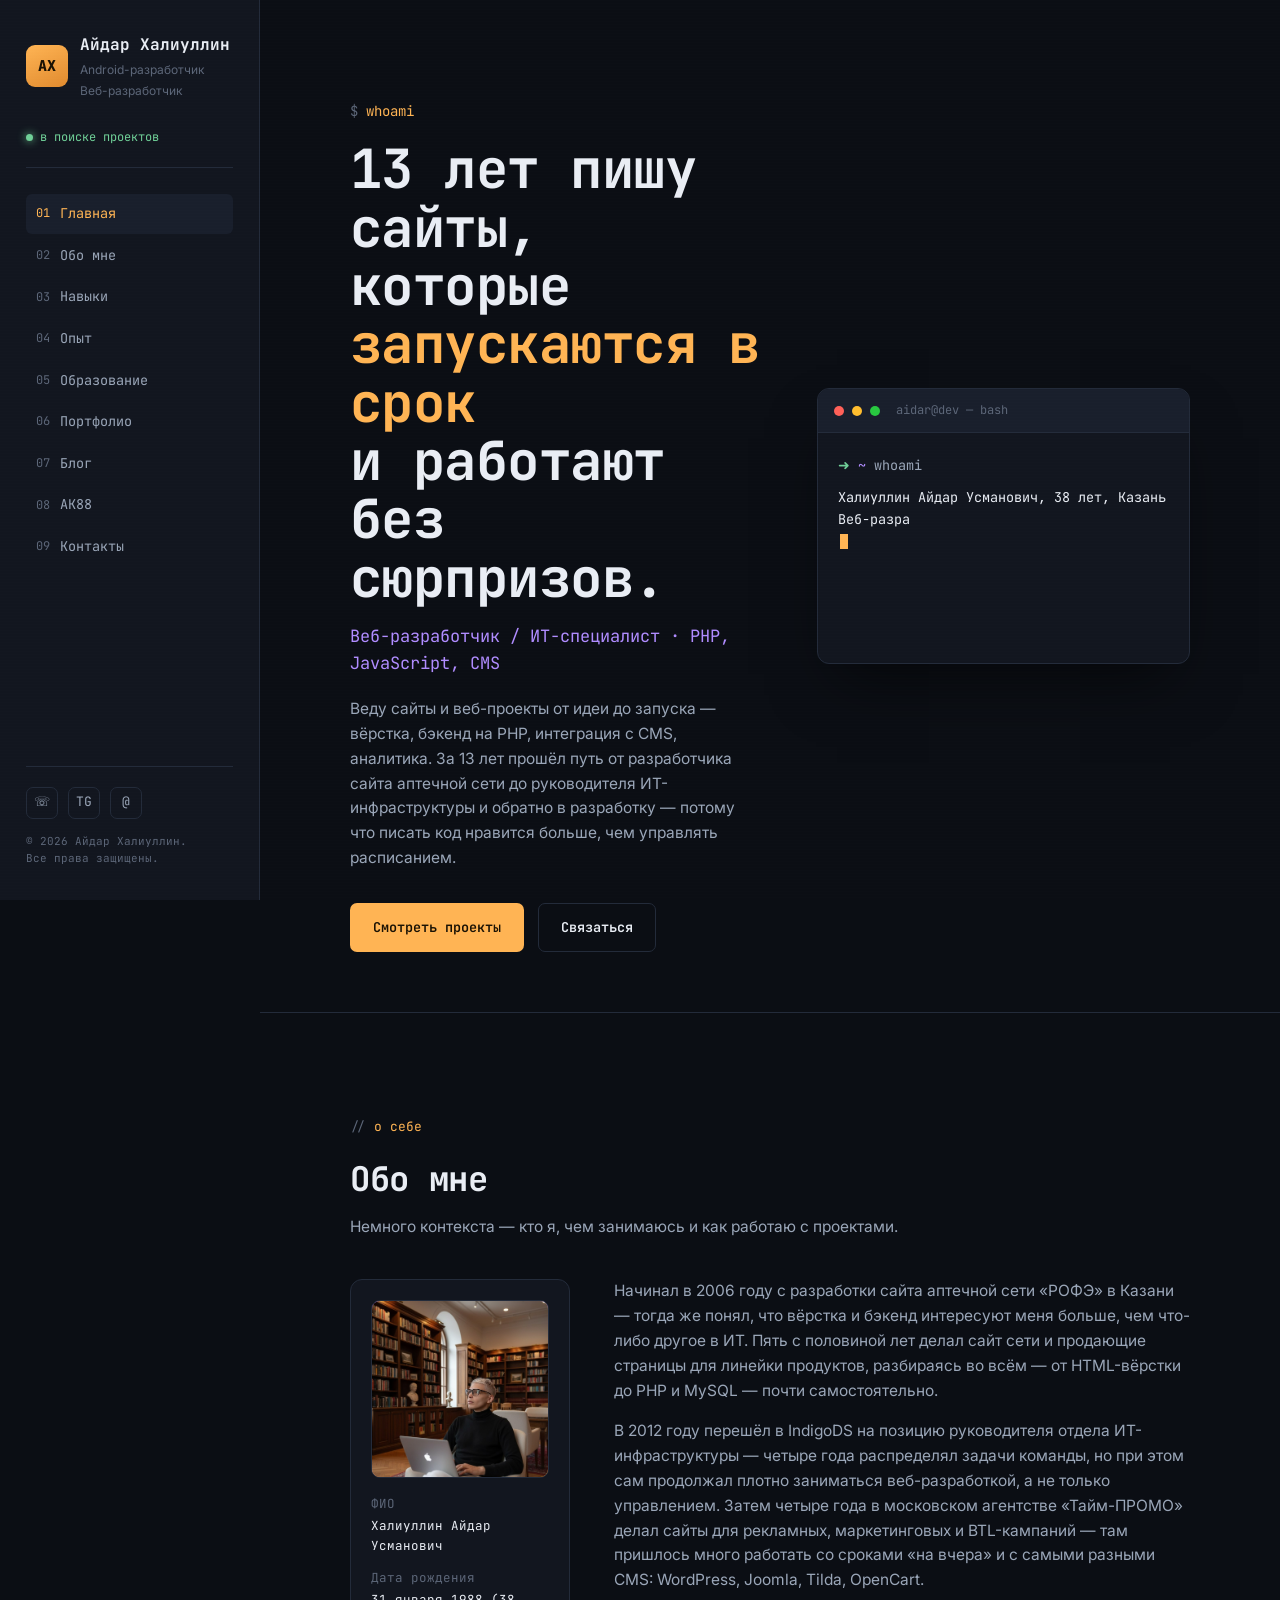
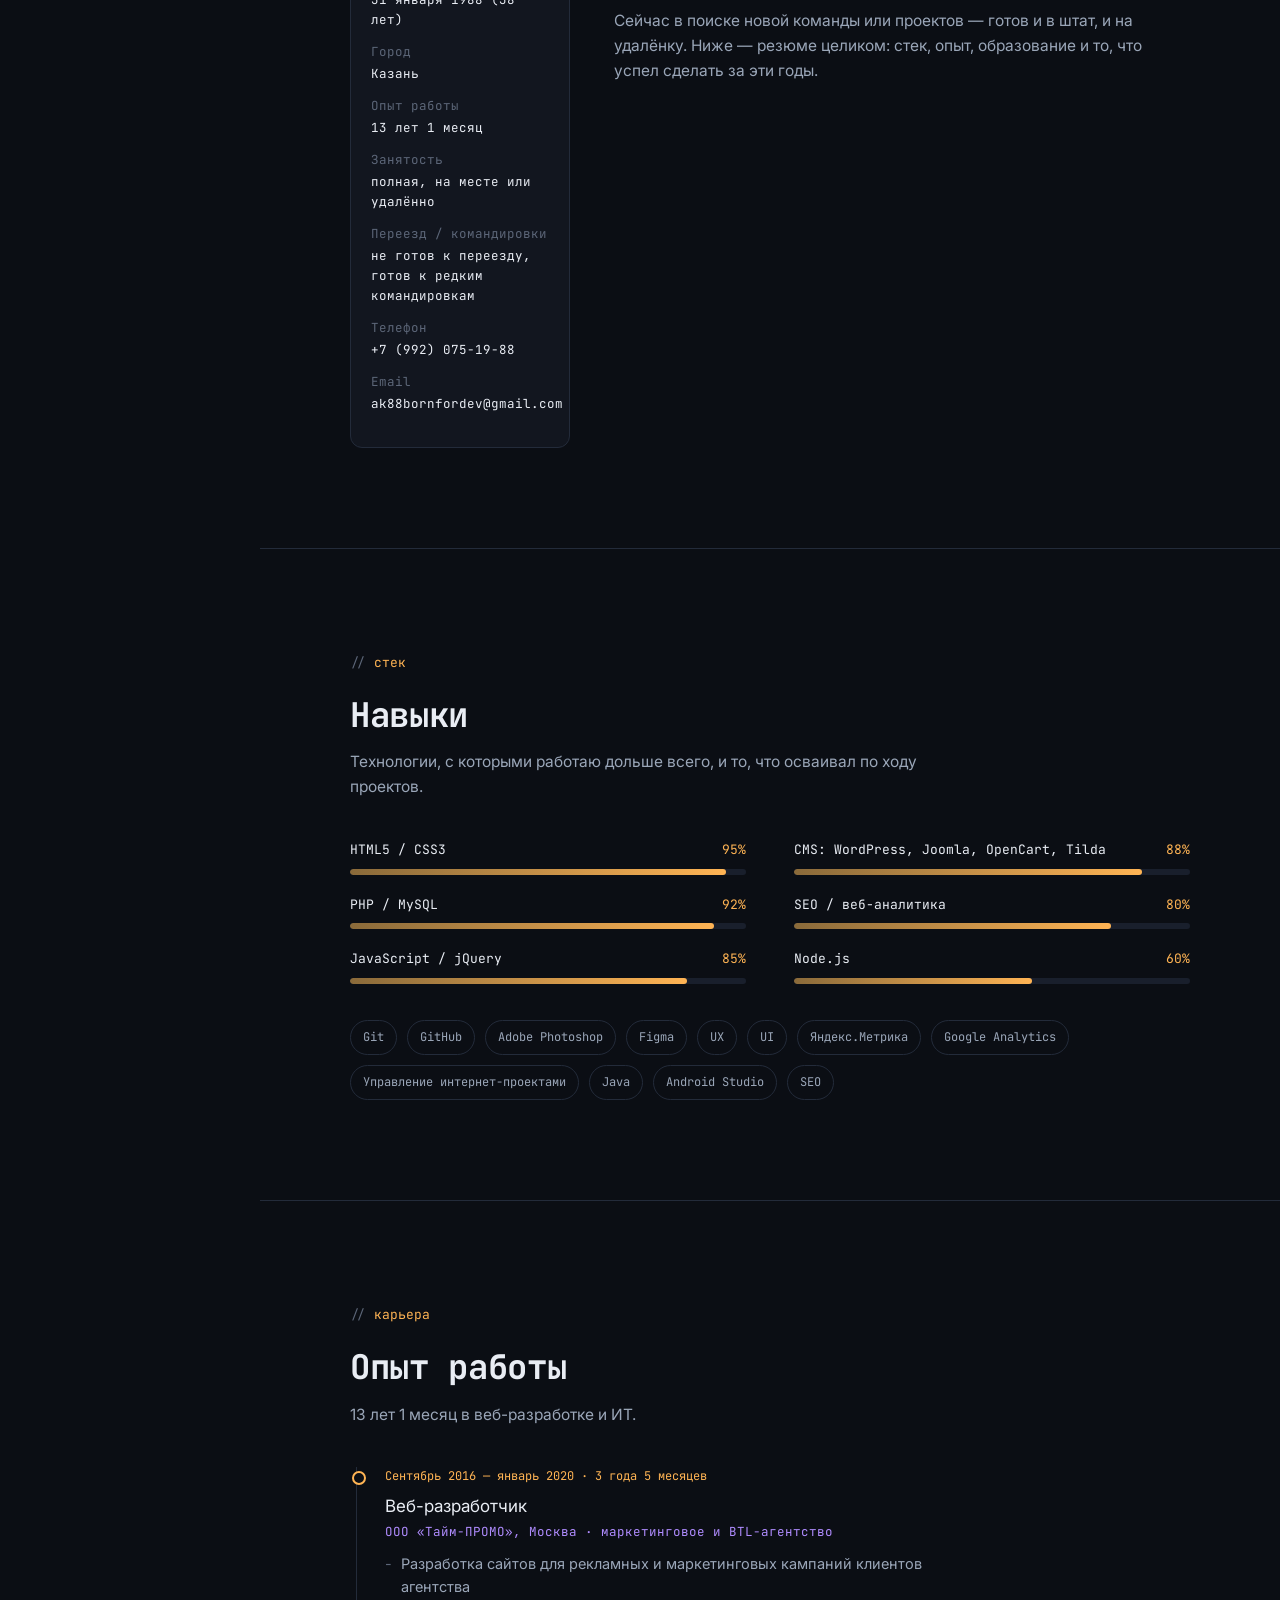
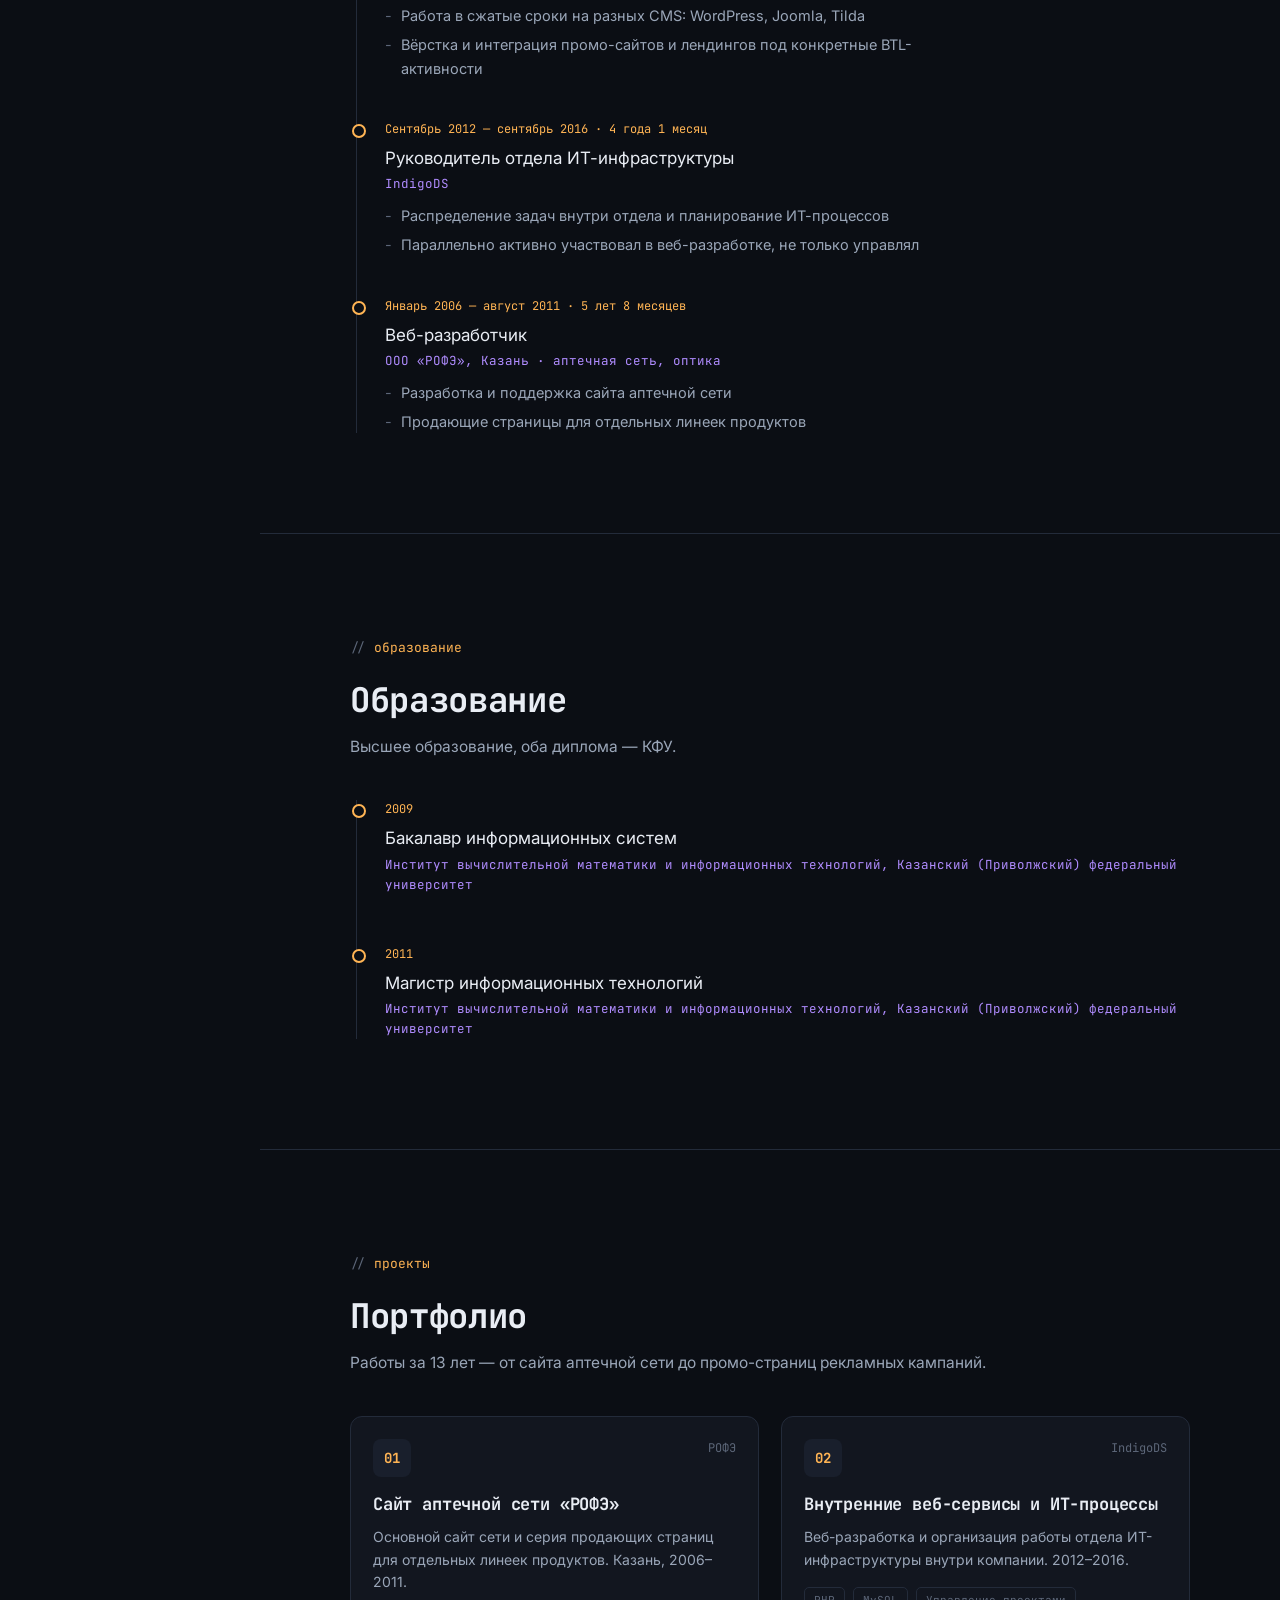
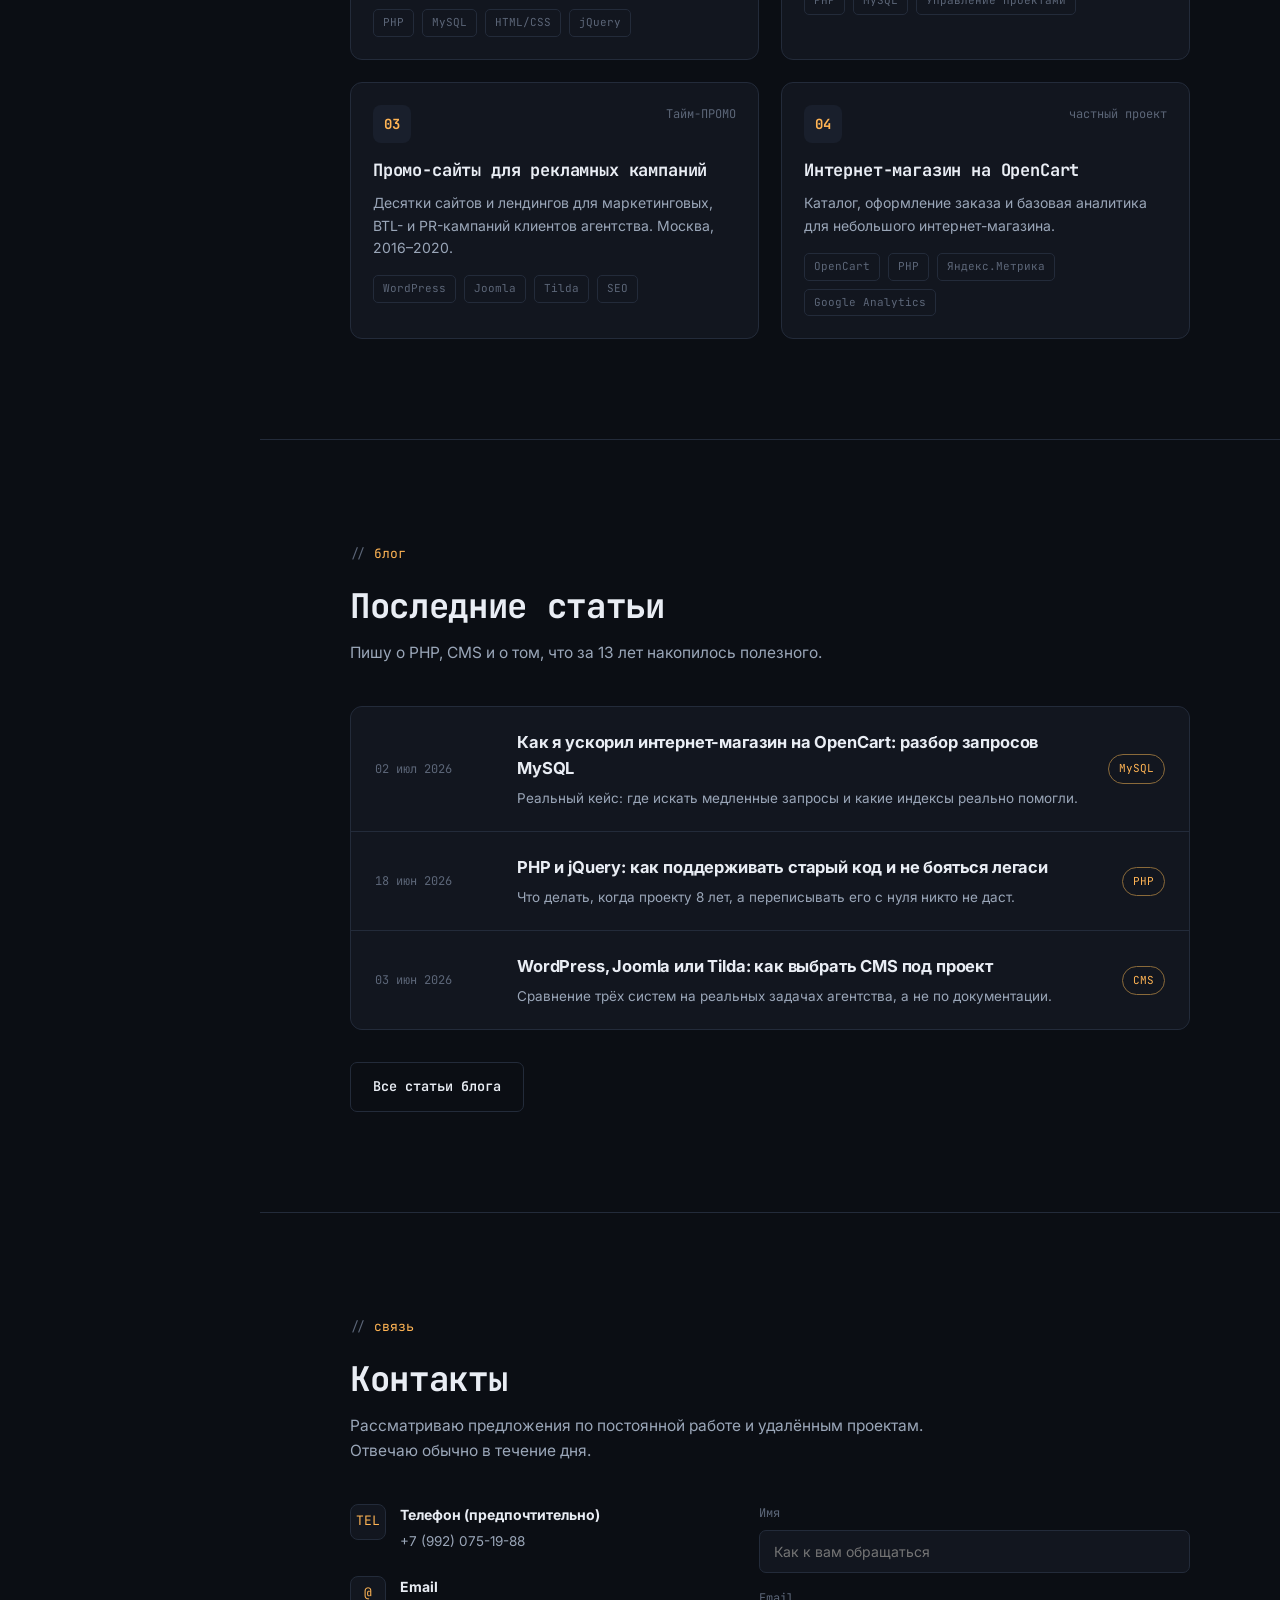
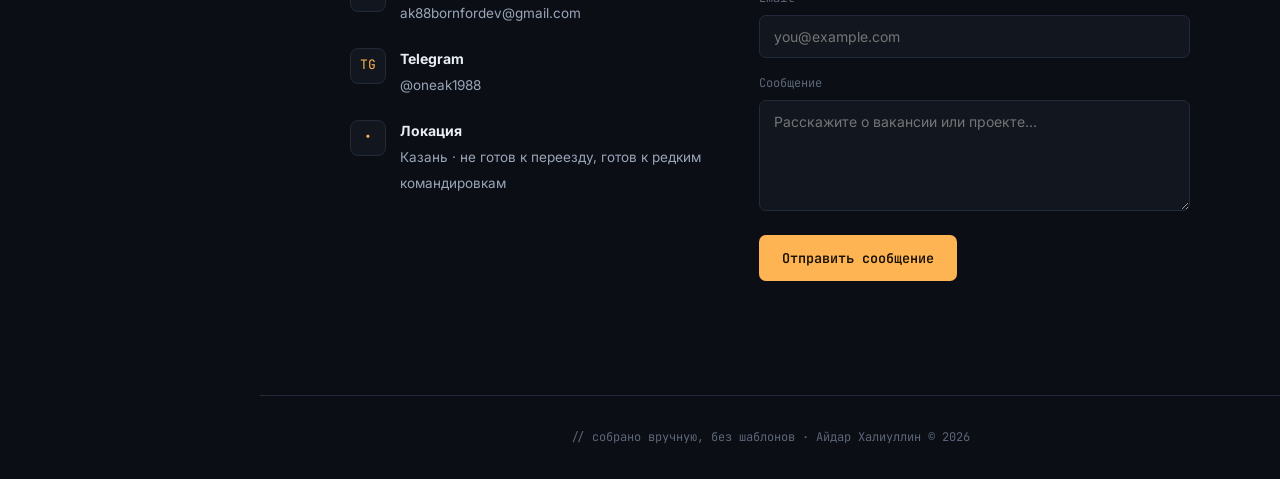
<file: index.html>
<!DOCTYPE html>
<html lang="ru">
<head>
<meta charset="UTF-8">
<meta name="viewport" content="width=device-width, initial-scale=1.0">
<title>Айдар Халиуллин — веб-разработчик, ИТ-специалист</title>
<meta name="description" content="Резюме и портфолио веб-разработчика Айдара Халиуллина: 13 лет опыта, PHP, JavaScript, CMS-системы, проекты и блог о веб-разработке.">
<link rel="stylesheet" href="style.css">
</head>
<body>

<button class="nav-toggle" aria-label="Открыть меню"><span></span><span></span><span></span></button>

<div class="shell">
  <aside class="sidebar">
    <div class="brand">
      <div class="brand-mark">АХ</div>
      <div>
        <div class="brand-name">Айдар Халиуллин</div>
        <div class="brand-role">Android-разработчик</div>
        <div class="brand-role">Веб-разработчик</div>
      </div>
    </div>
    <div class="status-line"><span class="status-dot"></span> в поиске проектов</div>
    <nav class="nav-main">
      <a href="#home" class="active"><span class="idx">01</span> Главная</a>
      <a href="#about"><span class="idx">02</span> Обо мне</a>
      <a href="#skills"><span class="idx">03</span> Навыки</a>
      <a href="#experience"><span class="idx">04</span> Опыт</a>
      <a href="#education"><span class="idx">05</span> Образование</a>
      <a href="#work"><span class="idx">06</span> Портфолио</a>
      <a href="blog.html"><span class="idx">07</span> Блог</a>
      <a href="ak88.html"><span class="idx">08</span> AK88</a>
      <a href="#contact"><span class="idx">09</span> Контакты</a>
    </nav>
    <div class="sidebar-foot">
      <div class="social-row">
        <a href="tel:+79920751988" aria-label="Телефон">☏</a>
        <a href="https://t.me/oneak1988" target="_blank" rel="noopener" aria-label="Telegram">TG</a>
        <a href="mailto:ak88bornfordev@gmail.com" aria-label="Email">@</a>
      </div>
      <div class="copyright">© 2026 Айдар Халиуллин.<br>Все права защищены.</div>
    </div>
  </aside>

  <main class="main">

    <!-- HERO -->
    <section class="hero" id="home">
      <div class="container">
        <div class="hero-grid">
          <div>
            <div class="hero-kicker">whoami</div>
            <h1>13 лет пишу сайты,<br>которые <span class="hl">запускаются в срок</span><br>и работают без сюрпризов.</h1>
            <div class="hero-role">Веб-разработчик / ИТ-специалист · PHP, JavaScript, CMS</div>
            <p class="hero-desc">Веду сайты и веб-проекты от идеи до запуска — вёрстка, бэкенд на PHP, интеграция с CMS, аналитика. За 13 лет прошёл путь от разработчика сайта аптечной сети до руководителя ИТ-инфраструктуры и обратно в разработку — потому что писать код нравится больше, чем управлять расписанием.</p>
            <div class="hero-cta">
              <a href="#work" class="btn btn-primary">Смотреть проекты</a>
              <a href="#contact" class="btn btn-ghost">Связаться</a>
            </div>
          </div>
          <div class="terminal">
            <div class="term-bar">
              <span class="term-dot r"></span><span class="term-dot y"></span><span class="term-dot g"></span>
              <span class="term-title">aidar@dev — bash</span>
            </div>
            <div class="term-body">
              <div class="term-line"><span class="prompt">➜</span> <span class="path">~</span> whoami</div>
              <div class="term-out" data-typing='["Халиуллин Айдар Усманович, 38 лет, Казань", "Веб-разработчик / ИТ-специалист, 13 лет 1 месяц в профессии", "Стек: PHP, MySQL, JavaScript, jQuery, Node.js, CMS", "Ищу: постоянную работу или удалённые проекты, от 125 000 \u20bd"]'></div><span class="cursor"></span>
            </div>
          </div>
        </div>
      </div>
    </section>

    <!-- ABOUT -->
    <section class="section" id="about">
      <div class="container">
        <div class="eyebrow">о себе</div>
        <h2 class="section-title">Обо мне</h2>
        <p class="section-sub">Немного контекста — кто я, чем занимаюсь и как работаю с проектами.</p>

        <div class="about-grid">
          <div class="about-card">
            <div class="about-avatar"><img src="avatar.jpg" alt="Айдар Халиуллин"></div>
            <dl>
              <dt>ФИО</dt><dd>Халиуллин Айдар Усманович</dd>
              <dt>Дата рождения</dt><dd>31 января 1988 (38 лет)</dd>
              <dt>Город</dt><dd>Казань</dd>
              <dt>Опыт работы</dt><dd>13 лет 1 месяц</dd>
              <dt>Занятость</dt><dd>полная, на месте или удалённо</dd>
              <dt>Переезд / командировки</dt><dd>не готов к переезду, готов к редким командировкам</dd>
              <dt>Телефон</dt><dd><a href="tel:+79920751988">+7 (992) 075-19-88</a></dd>
              <dt>Email</dt><dd><a href="mailto:ak88bornfordev@gmail.com">ak88bornfordev@gmail.com</a></dd>
            </dl>
          </div>
          <div class="about-text">
            <p>Начинал в 2006 году с разработки сайта аптечной сети «РОФЭ» в Казани — тогда же понял, что вёрстка и бэкенд интересуют меня больше, чем что-либо другое в ИТ. Пять с половиной лет делал сайт сети и продающие страницы для линейки продуктов, разбираясь во всём — от HTML-вёрстки до PHP и MySQL — почти самостоятельно.</p>
            <p>В 2012 году перешёл в IndigoDS на позицию руководителя отдела ИТ-инфраструктуры — четыре года распределял задачи команды, но при этом сам продолжал плотно заниматься веб-разработкой, а не только управлением. Затем четыре года в московском агентстве «Тайм-ПРОМО» делал сайты для рекламных, маркетинговых и BTL-кампаний — там пришлось много работать со сроками «на вчера» и с самыми разными CMS: WordPress, Joomla, Tilda, OpenCart.</p>
            <p>Сейчас в поиске новой команды или проектов — готов и в штат, и на удалёнку. Ниже — резюме целиком: стек, опыт, образование и то, что успел сделать за эти годы.</p>
          </div>
        </div>
      </div>
    </section>

    <!-- SKILLS -->
    <section class="section gray" id="skills">
      <div class="container">
        <div class="eyebrow">стек</div>
        <h2 class="section-title">Навыки</h2>
        <p class="section-sub">Технологии, с которыми работаю дольше всего, и то, что осваивал по ходу проектов.</p>

        <div class="skills-grid">
          <div>
            <div class="skill-row">
              <div class="skill-head"><span>HTML5 / CSS3</span><span>95%</span></div>
              <div class="skill-bar"><div class="skill-fill" data-percent="95"></div></div>
            </div>
            <div class="skill-row">
              <div class="skill-head"><span>PHP / MySQL</span><span>92%</span></div>
              <div class="skill-bar"><div class="skill-fill" data-percent="92"></div></div>
            </div>
            <div class="skill-row">
              <div class="skill-head"><span>JavaScript / jQuery</span><span>85%</span></div>
              <div class="skill-bar"><div class="skill-fill" data-percent="85"></div></div>
            </div>
          </div>
          <div>
            <div class="skill-row">
              <div class="skill-head"><span>CMS: WordPress, Joomla, OpenCart, Tilda</span><span>88%</span></div>
              <div class="skill-bar"><div class="skill-fill" data-percent="88"></div></div>
            </div>
            <div class="skill-row">
              <div class="skill-head"><span>SEO / веб-аналитика</span><span>80%</span></div>
              <div class="skill-bar"><div class="skill-fill" data-percent="80"></div></div>
            </div>
            <div class="skill-row">
              <div class="skill-head"><span>Node.js</span><span>60%</span></div>
              <div class="skill-bar"><div class="skill-fill" data-percent="60"></div></div>
            </div>
          </div>
        </div>

        <div class="skill-tags">
          <span class="tag">Git</span><span class="tag">GitHub</span><span class="tag">Adobe Photoshop</span>
          <span class="tag">Figma</span><span class="tag">UX</span><span class="tag">UI</span>
          <span class="tag">Яндекс.Метрика</span><span class="tag">Google Analytics</span>
          <span class="tag">Управление интернет-проектами</span><span class="tag">Java</span>
          <span class="tag">Android Studio</span><span class="tag">SEO</span>
        </div>
      </div>
    </section>

    <!-- EXPERIENCE -->
    <section class="section" id="experience">
      <div class="container">
        <div class="eyebrow">карьера</div>
        <h2 class="section-title">Опыт работы</h2>
        <p class="section-sub">13 лет 1 месяц в веб-разработке и ИТ.</p>

        <div class="timeline">
          <div class="tl-item">
            <div class="tl-date">Сентябрь 2016 — январь 2020 · 3 года 5 месяцев</div>
            <div class="tl-title">Веб-разработчик</div>
            <div class="tl-org">ООО «Тайм-ПРОМО», Москва · маркетинговое и BTL-агентство</div>
            <ul class="tl-desc">
              <li>Разработка сайтов для рекламных и маркетинговых кампаний клиентов агентства</li>
              <li>Работа в сжатые сроки на разных CMS: WordPress, Joomla, Tilda</li>
              <li>Вёрстка и интеграция промо-сайтов и лендингов под конкретные BTL-активности</li>
            </ul>
          </div>
          <div class="tl-item">
            <div class="tl-date">Сентябрь 2012 — сентябрь 2016 · 4 года 1 месяц</div>
            <div class="tl-title">Руководитель отдела ИТ-инфраструктуры</div>
            <div class="tl-org">IndigoDS</div>
            <ul class="tl-desc">
              <li>Распределение задач внутри отдела и планирование ИТ-процессов</li>
              <li>Параллельно активно участвовал в веб-разработке, не только управлял</li>
            </ul>
          </div>
          <div class="tl-item">
            <div class="tl-date">Январь 2006 — август 2011 · 5 лет 8 месяцев</div>
            <div class="tl-title">Веб-разработчик</div>
            <div class="tl-org">ООО «РОФЭ», Казань · аптечная сеть, оптика</div>
            <ul class="tl-desc">
              <li>Разработка и поддержка сайта аптечной сети</li>
              <li>Продающие страницы для отдельных линеек продуктов</li>
            </ul>
          </div>
        </div>
      </div>
    </section>

    <!-- EDUCATION -->
    <section class="section" id="education">
      <div class="container">
        <div class="eyebrow">образование</div>
        <h2 class="section-title">Образование</h2>
        <p class="section-sub">Высшее образование, оба диплома — КФУ.</p>

        <div class="timeline">
          <div class="tl-item">
            <div class="tl-date">2009</div>
            <div class="tl-title">Бакалавр информационных систем</div>
            <div class="tl-org">Институт вычислительной математики и информационных технологий, Казанский (Приволжский) федеральный университет</div>
          </div>
          <div class="tl-item">
            <div class="tl-date">2011</div>
            <div class="tl-title">Магистр информационных технологий</div>
            <div class="tl-org">Институт вычислительной математики и информационных технологий, Казанский (Приволжский) федеральный университет</div>
          </div>
        </div>
      </div>
    </section>

    <!-- PORTFOLIO -->
    <section class="section" id="work">
      <div class="container">
        <div class="eyebrow">проекты</div>
        <h2 class="section-title">Портфолио</h2>
        <p class="section-sub">Работы за 13 лет — от сайта аптечной сети до промо-страниц рекламных кампаний.</p>

        <div class="work-grid">
          <div class="work-card">
            <div class="work-top"><div class="work-icon">01</div><span class="work-link">РОФЭ</span></div>
            <h3>Сайт аптечной сети «РОФЭ»</h3>
            <p>Основной сайт сети и серия продающих страниц для отдельных линеек продуктов. Казань, 2006–2011.</p>
            <div class="work-stack"><span>PHP</span><span>MySQL</span><span>HTML/CSS</span><span>jQuery</span></div>
          </div>
          <div class="work-card">
            <div class="work-top"><div class="work-icon">02</div><span class="work-link">IndigoDS</span></div>
            <h3>Внутренние веб-сервисы и ИТ-процессы</h3>
            <p>Веб-разработка и организация работы отдела ИТ-инфраструктуры внутри компании. 2012–2016.</p>
            <div class="work-stack"><span>PHP</span><span>MySQL</span><span>Управление проектами</span></div>
          </div>
          <div class="work-card">
            <div class="work-top"><div class="work-icon">03</div><span class="work-link">Тайм-ПРОМО</span></div>
            <h3>Промо-сайты для рекламных кампаний</h3>
            <p>Десятки сайтов и лендингов для маркетинговых, BTL- и PR-кампаний клиентов агентства. Москва, 2016–2020.</p>
            <div class="work-stack"><span>WordPress</span><span>Joomla</span><span>Tilda</span><span>SEO</span></div>
          </div>
          <div class="work-card">
            <div class="work-top"><div class="work-icon">04</div><span class="work-link">частный проект</span></div>
            <h3>Интернет-магазин на OpenCart</h3>
            <p>Каталог, оформление заказа и базовая аналитика для небольшого интернет-магазина.</p>
            <div class="work-stack"><span>OpenCart</span><span>PHP</span><span>Яндекс.Метрика</span><span>Google Analytics</span></div>
          </div>
        </div>
      </div>
    </section>

    <!-- BLOG PREVIEW -->
    <section class="section" id="blog">
      <div class="container">
        <div class="eyebrow">блог</div>
        <h2 class="section-title">Последние статьи</h2>
        <p class="section-sub">Пишу о PHP, CMS и о том, что за 13 лет накопилось полезного.</p>

        <div class="blog-grid">
          <a class="blog-row" href="post-opencart-mysql.html">
            <span class="blog-date">02 июл 2026</span>
            <div class="blog-info">
              <h3>Как я ускорил интернет-магазин на OpenCart: разбор запросов MySQL</h3>
              <p>Реальный кейс: где искать медленные запросы и какие индексы реально помогли.</p>
            </div>
            <span class="blog-tag">MySQL</span>
          </a>
          <a class="blog-row" href="post-php-legacy.html">
            <span class="blog-date">18 июн 2026</span>
            <div class="blog-info">
              <h3>PHP и jQuery: как поддерживать старый код и не бояться легаси</h3>
              <p>Что делать, когда проекту 8 лет, а переписывать его с нуля никто не даст.</p>
            </div>
            <span class="blog-tag">PHP</span>
          </a>
          <a class="blog-row" href="post-cms-choice.html">
            <span class="blog-date">03 июн 2026</span>
            <div class="blog-info">
              <h3>WordPress, Joomla или Tilda: как выбрать CMS под проект</h3>
              <p>Сравнение трёх систем на реальных задачах агентства, а не по документации.</p>
            </div>
            <span class="blog-tag">CMS</span>
          </a>
        </div>

        <div class="blog-cta"><a href="blog.html" class="btn btn-ghost">Все статьи блога</a></div>
      </div>
    </section>

    <!-- CONTACT -->
    <section class="section" id="contact">
      <div class="container">
        <div class="eyebrow">связь</div>
        <h2 class="section-title">Контакты</h2>
        <p class="section-sub">Рассматриваю предложения по постоянной работе и удалённым проектам. Отвечаю обычно в течение дня.</p>

        <div class="contact-grid">
          <div>
            <ul class="contact-list">
              <li>
                <div class="contact-ico">TEL</div>
                <div><strong>Телефон (предпочтительно)</strong><a href="tel:+79920751988">+7 (992) 075-19-88</a></div>
              </li>
              <li>
                <div class="contact-ico">@</div>
                <div><strong>Email</strong><a href="mailto:ak88bornfordev@gmail.com">ak88bornfordev@gmail.com</a></div>
              </li>
              <li>
                <div class="contact-ico">TG</div>
                <div><strong>Telegram</strong><a href="https://t.me/oneak1988" target="_blank" rel="noopener">@oneak1988</a></div>
              </li>
              <li>
                <div class="contact-ico">•</div>
                <div><strong>Локация</strong><span>Казань · не готов к переезду, готов к редким командировкам</span></div>
              </li>
            </ul>
          </div>
          <div>
            <form id="contact-form">
              <div class="form-field">
                <label for="name">Имя</label>
                <input type="text" id="name" name="name" placeholder="Как к вам обращаться" required>
              </div>
              <div class="form-field">
                <label for="email">Email</label>
                <input type="email" id="email" name="email" placeholder="you@example.com" required>
              </div>
              <div class="form-field">
                <label for="message">Сообщение</label>
                <textarea id="message" name="message" rows="5" placeholder="Расскажите о вакансии или проекте..." required></textarea>
              </div>
              <button type="submit" class="btn btn-primary">Отправить сообщение</button>
              <div id="form-msg" style="margin-top:14px; font-family:var(--font-mono); font-size:13px;"></div>
            </form>
          </div>
        </div>
      </div>
    </section>

    <footer class="site-foot">// собрано вручную, без шаблонов · Айдар Халиуллин © 2026</footer>
  </main>
</div>

<script src="script.js"></script>
</body>
</html>
</file>
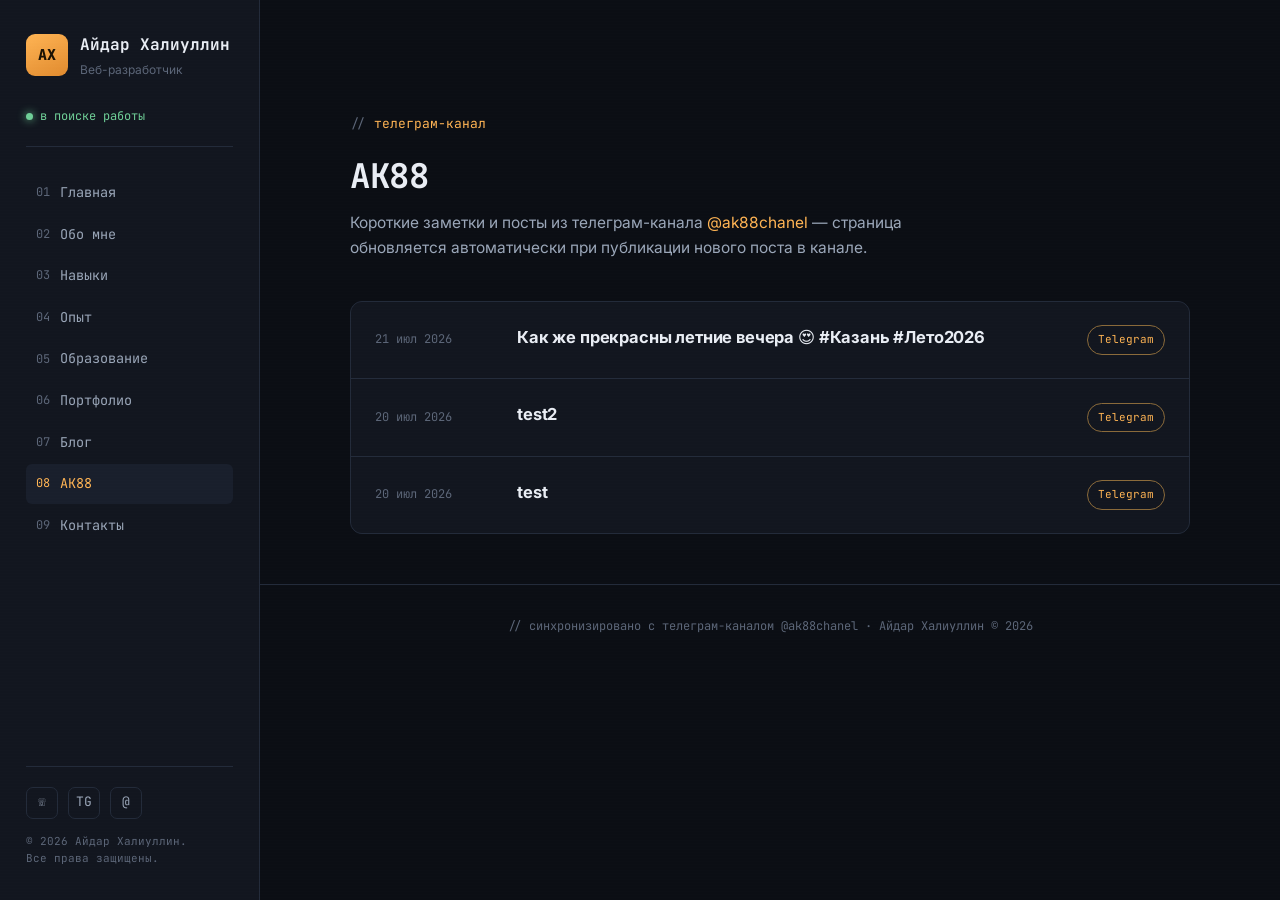
<file: ak88.html>
<!DOCTYPE html>
<html lang="ru">
<head>
<meta charset="UTF-8">
<meta name="viewport" content="width=device-width, initial-scale=1.0">
<title>AK88 — канал Айдара Халиуллина</title>
<meta name="description" content="Посты из телеграм-канала AK88, автоматически синхронизированные с блогом.">
<link rel="stylesheet" href="style.css">
</head>
<body>

<button class="nav-toggle" aria-label="Открыть меню"><span></span><span></span><span></span></button>

<div class="shell">
  <aside class="sidebar">
    <div class="brand">
      <div class="brand-mark">АХ</div>
      <div>
        <div class="brand-name">Айдар Халиуллин</div>
        <div class="brand-role">Веб-разработчик</div>
      </div>
    </div>
    <div class="status-line"><span class="status-dot"></span> в поиске работы</div>
    <nav class="nav-main">
      <a href="index.html#home"><span class="idx">01</span> Главная</a>
      <a href="index.html#about"><span class="idx">02</span> Обо мне</a>
      <a href="index.html#skills"><span class="idx">03</span> Навыки</a>
      <a href="index.html#experience"><span class="idx">04</span> Опыт</a>
      <a href="index.html#education"><span class="idx">05</span> Образование</a>
      <a href="index.html#work"><span class="idx">06</span> Портфолио</a>
      <a href="blog.html"><span class="idx">07</span> Блог</a>
      <a href="ak88.html" class="active"><span class="idx">08</span> AK88</a>
      <a href="index.html#contact"><span class="idx">09</span> Контакты</a>
    </nav>
    <div class="sidebar-foot">
      <div class="social-row">
        <a href="tel:+79920751988" aria-label="Телефон">☏</a>
        <a href="https://t.me/oneak1988" target="_blank" rel="noopener" aria-label="Telegram">TG</a>
        <a href="mailto:ak88bornfordev@gmail.com" aria-label="Email">@</a>
      </div>
      <div class="copyright">© 2026 Айдар Халиуллин.<br>Все права защищены.</div>
    </div>
  </aside>

  <main class="main">
    <section class="page-head">
      <div class="container">
        <div class="eyebrow">телеграм-канал</div>
        <h1 class="section-title">AK88</h1>
        <p class="section-sub">Короткие заметки и посты из телеграм-канала
          <a href="https://t.me/ak88chanel" target="_blank" rel="noopener" style="color:var(--amber)">@ak88chanel</a> —
          страница обновляется автоматически при публикации нового поста в канале.</p>

        <div class="blog-grid">
<!-- AK88_POSTS_START -->
          <a class="blog-row" href="https://t.me/ak88chanel/98" target="_blank" rel="noopener">
            <span class="blog-date">21 июл 2026</span>
            <div class="blog-info">
              <h3>Как же прекрасны летние вечера 😍 #Казань #Лето2026</h3>
              <p></p>
            </div>
            <span class="blog-tag">Telegram</span>
          </a>
<a class="blog-row" href="https://t.me/ak88chanel/97" target="_blank" rel="noopener">
            <span class="blog-date">20 июл 2026</span>
            <div class="blog-info">
              <h3>test2</h3>
              <p></p>
            </div>
            <span class="blog-tag">Telegram</span>
          </a>
          <a class="blog-row" href="https://t.me/ak88chanel/96" target="_blank" rel="noopener">
            <span class="blog-date">20 июл 2026</span>
            <div class="blog-info">
              <h3>test</h3>
              <p></p>
            </div>
            <span class="blog-tag">Telegram</span>
          </a>
<!-- AK88_POSTS_END -->
        </div>
      </div>
    </section>

    <footer class="site-foot">// синхронизировано с телеграм-каналом @ak88chanel · Айдар Халиуллин © 2026</footer>
  </main>
</div>

<script src="script.js"></script>
</body>
</html>
</file>
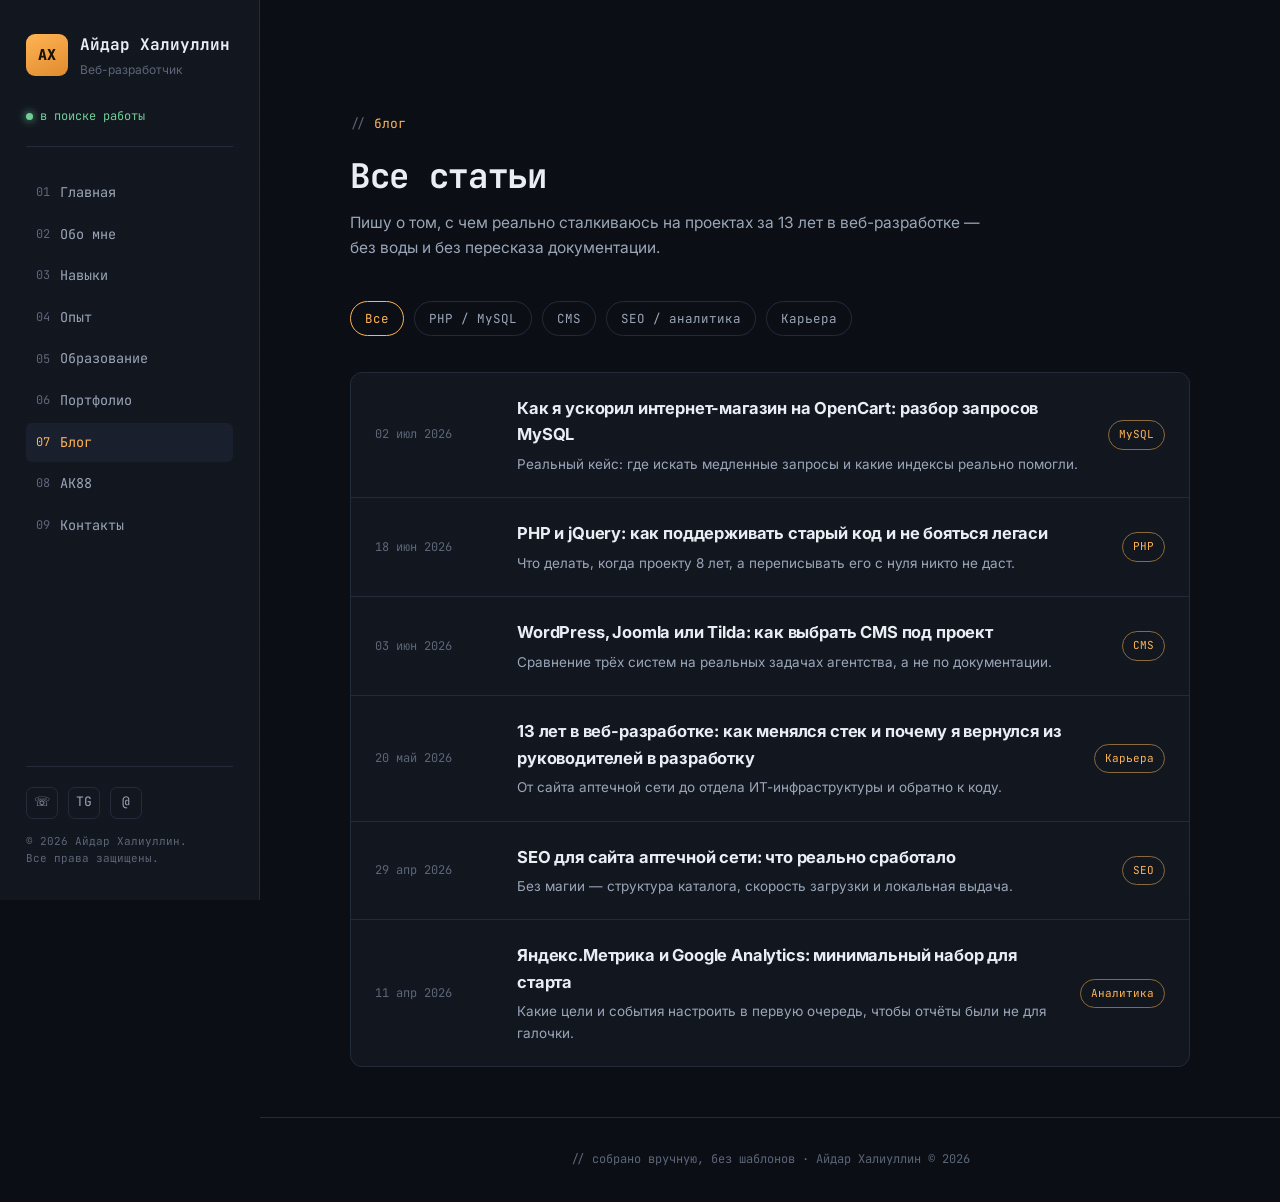
<file: blog.html>
<!DOCTYPE html>
<html lang="ru">
<head>
<meta charset="UTF-8">
<meta name="viewport" content="width=device-width, initial-scale=1.0">
<title>Блог — Айдар Халиуллин</title>
<meta name="description" content="Статьи о PHP, MySQL, CMS и веб-разработке от Айдара Халиуллина.">
<link rel="stylesheet" href="style.css">
</head>
<body>

<button class="nav-toggle" aria-label="Открыть меню"><span></span><span></span><span></span></button>

<div class="shell">
  <aside class="sidebar">
    <div class="brand">
      <div class="brand-mark">АХ</div>
      <div>
        <div class="brand-name">Айдар Халиуллин</div>
        <div class="brand-role">Веб-разработчик</div>
      </div>
    </div>
    <div class="status-line"><span class="status-dot"></span> в поиске работы</div>
    <nav class="nav-main">
      <a href="index.html#home"><span class="idx">01</span> Главная</a>
      <a href="index.html#about"><span class="idx">02</span> Обо мне</a>
      <a href="index.html#skills"><span class="idx">03</span> Навыки</a>
      <a href="index.html#experience"><span class="idx">04</span> Опыт</a>
      <a href="index.html#education"><span class="idx">05</span> Образование</a>
      <a href="index.html#work"><span class="idx">06</span> Портфолио</a>
      <a href="blog.html" class="active"><span class="idx">07</span> Блог</a>
      <a href="ak88.html"><span class="idx">08</span> AK88</a>
      <a href="index.html#contact"><span class="idx">09</span> Контакты</a>
    </nav>
    <div class="sidebar-foot">
      <div class="social-row">
        <a href="tel:+79920751988" aria-label="Телефон">☏</a>
        <a href="https://t.me/oneak1988" target="_blank" rel="noopener" aria-label="Telegram">TG</a>
        <a href="mailto:ak88bornfordev@gmail.com" aria-label="Email">@</a>
      </div>
      <div class="copyright">© 2026 Айдар Халиуллин.<br>Все права защищены.</div>
    </div>
  </aside>

  <main class="main">
    <section class="page-head">
      <div class="container">
        <div class="eyebrow">блог</div>
        <h1 class="section-title">Все статьи</h1>
        <p class="section-sub">Пишу о том, с чем реально сталкиваюсь на проектах за 13 лет в веб-разработке — без воды и без пересказа документации.</p>

        <div class="filters">
          <button class="filter-btn active" data-filter="all">Все</button>
          <button class="filter-btn" data-filter="php">PHP / MySQL</button>
          <button class="filter-btn" data-filter="cms">CMS</button>
          <button class="filter-btn" data-filter="seo">SEO / аналитика</button>
          <button class="filter-btn" data-filter="career">Карьера</button>
        </div>

        <div class="blog-grid">
          <a class="blog-row" data-tags="php" href="post-opencart-mysql.html">
            <span class="blog-date">02 июл 2026</span>
            <div class="blog-info">
              <h3>Как я ускорил интернет-магазин на OpenCart: разбор запросов MySQL</h3>
              <p>Реальный кейс: где искать медленные запросы и какие индексы реально помогли.</p>
            </div>
            <span class="blog-tag">MySQL</span>
          </a>
          <a class="blog-row" data-tags="php" href="post-php-legacy.html">
            <span class="blog-date">18 июн 2026</span>
            <div class="blog-info">
              <h3>PHP и jQuery: как поддерживать старый код и не бояться легаси</h3>
              <p>Что делать, когда проекту 8 лет, а переписывать его с нуля никто не даст.</p>
            </div>
            <span class="blog-tag">PHP</span>
          </a>
          <a class="blog-row" data-tags="cms" href="post-cms-choice.html">
            <span class="blog-date">03 июн 2026</span>
            <div class="blog-info">
              <h3>WordPress, Joomla или Tilda: как выбрать CMS под проект</h3>
              <p>Сравнение трёх систем на реальных задачах агентства, а не по документации.</p>
            </div>
            <span class="blog-tag">CMS</span>
          </a>
          <a class="blog-row" data-tags="career" href="post-13-years.html">
            <span class="blog-date">20 май 2026</span>
            <div class="blog-info">
              <h3>13 лет в веб-разработке: как менялся стек и почему я вернулся из руководителей в разработку</h3>
              <p>От сайта аптечной сети до отдела ИТ-инфраструктуры и обратно к коду.</p>
            </div>
            <span class="blog-tag">Карьера</span>
          </a>
          <a class="blog-row" data-tags="seo" href="post-pharmacy-seo.html">
            <span class="blog-date">29 апр 2026</span>
            <div class="blog-info">
              <h3>SEO для сайта аптечной сети: что реально сработало</h3>
              <p>Без магии — структура каталога, скорость загрузки и локальная выдача.</p>
            </div>
            <span class="blog-tag">SEO</span>
          </a>
          <a class="blog-row" data-tags="seo" href="post-analytics-setup.html">
            <span class="blog-date">11 апр 2026</span>
            <div class="blog-info">
              <h3>Яндекс.Метрика и Google Analytics: минимальный набор для старта</h3>
              <p>Какие цели и события настроить в первую очередь, чтобы отчёты были не для галочки.</p>
            </div>
            <span class="blog-tag">Аналитика</span>
          </a>
        </div>
      </div>
    </section>

    <footer class="site-foot">// собрано вручную, без шаблонов · Айдар Халиуллин © 2026</footer>
  </main>
</div>

<script src="script.js"></script>
</body>
</html>
</file>
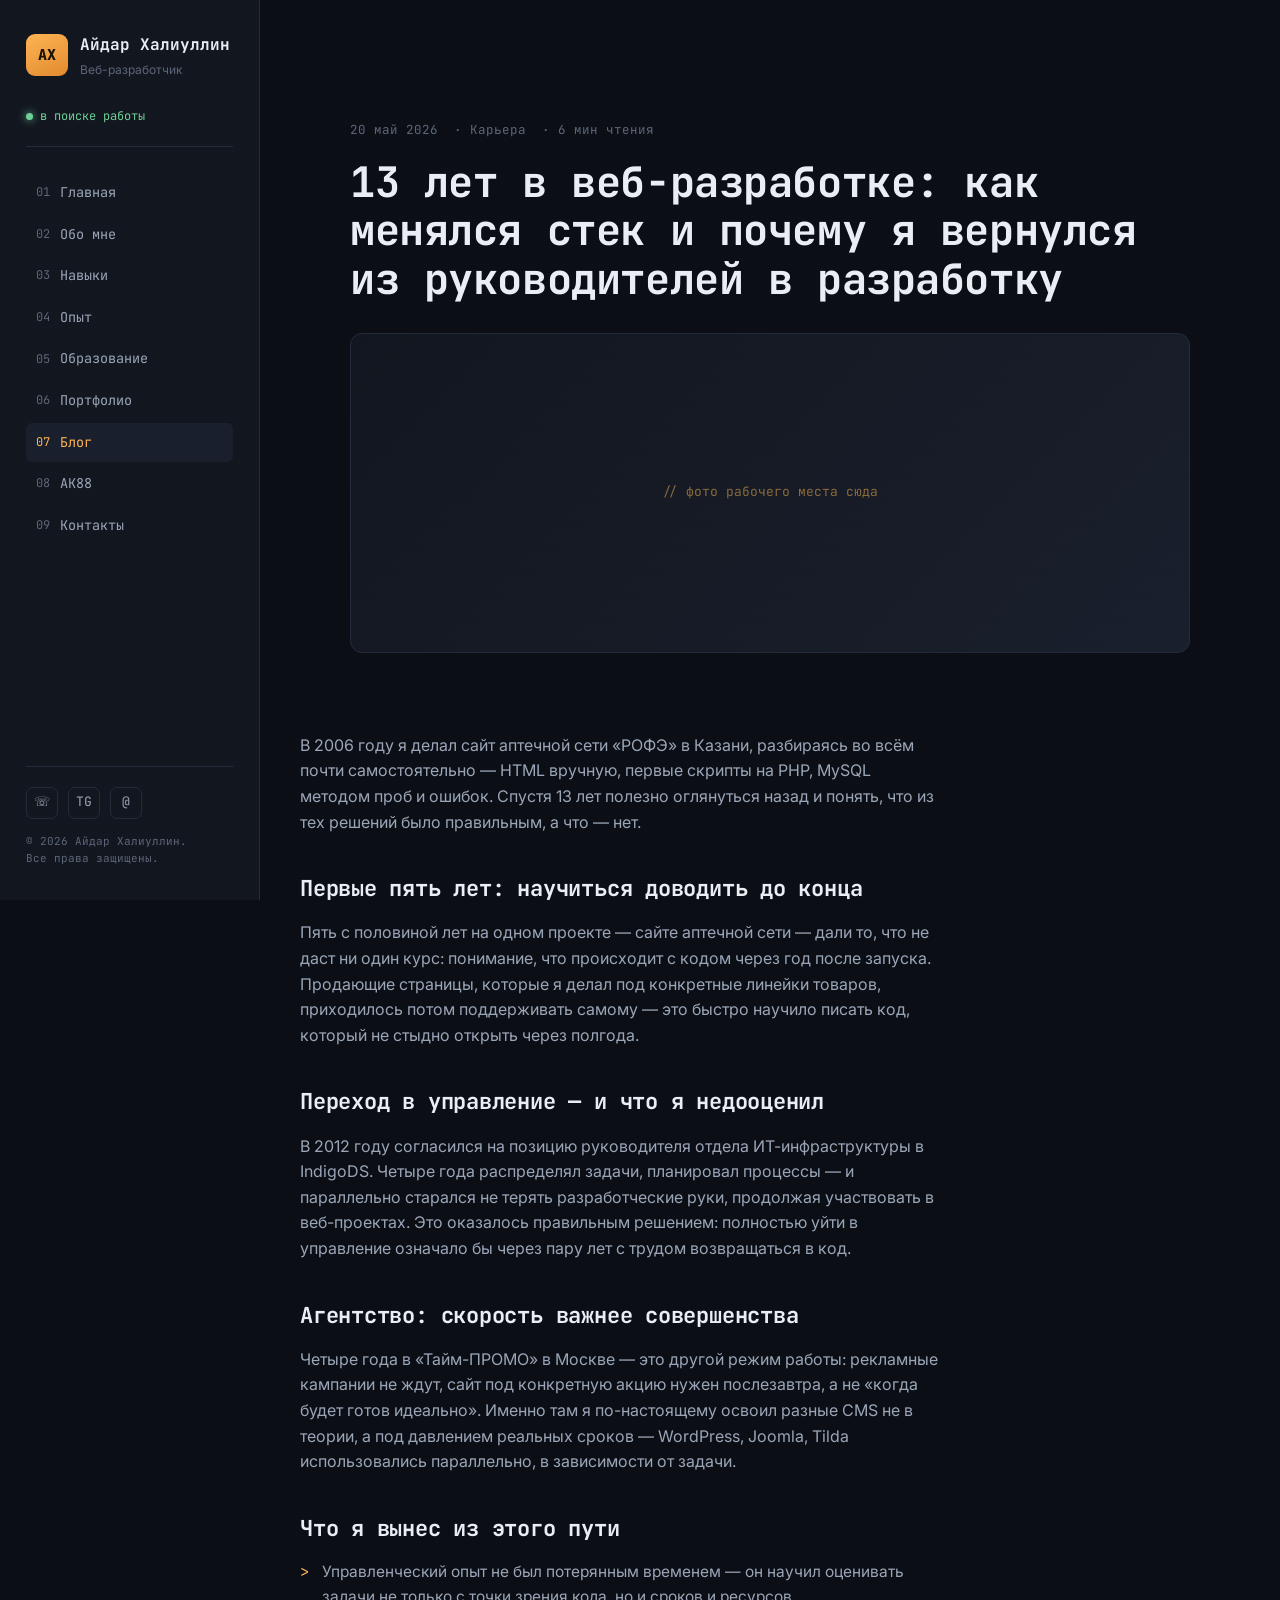
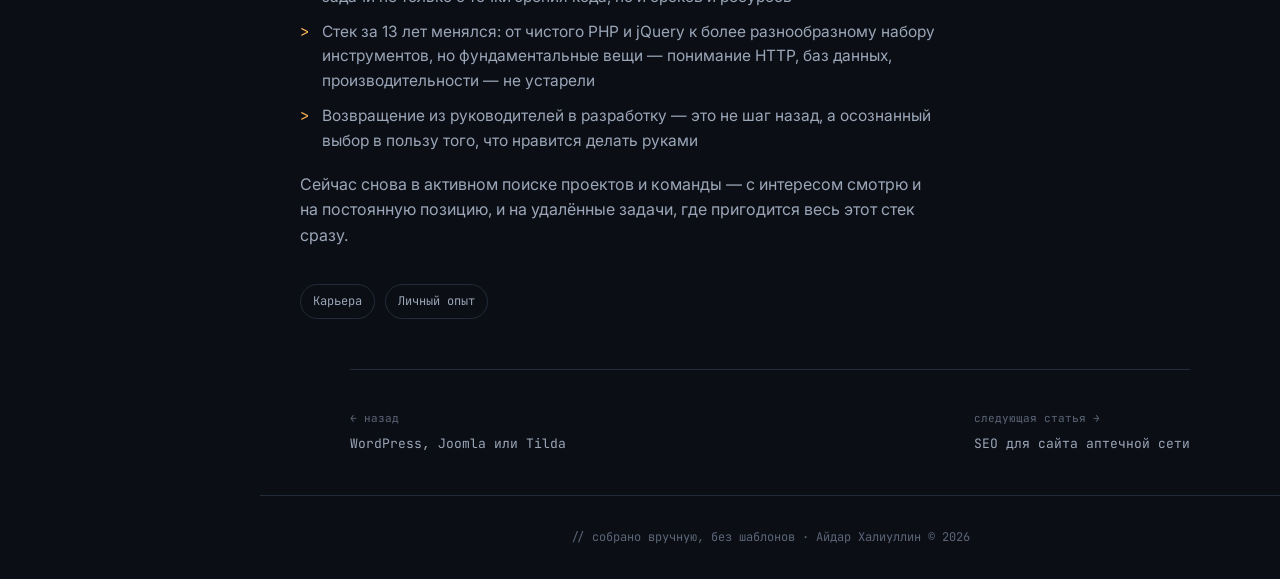
<file: post-13-years.html>
<!DOCTYPE html>
<html lang="ru">
<head>
<meta charset="UTF-8">
<meta name="viewport" content="width=device-width, initial-scale=1.0">
<title>13 лет в веб-разработке: как менялся стек и почему я вернулся из руководителей в разработку — Айдар Халиуллин</title>
<meta name="description" content="От сайта аптечной сети до отдела ИТ-инфраструктуры и обратно к коду.">
<link rel="stylesheet" href="style.css">
</head>
<body>

<button class="nav-toggle" aria-label="Открыть меню"><span></span><span></span><span></span></button>

<div class="shell">
  <aside class="sidebar">
    <div class="brand">
      <div class="brand-mark">АХ</div>
      <div>
        <div class="brand-name">Айдар Халиуллин</div>
        <div class="brand-role">Веб-разработчик</div>
      </div>
    </div>
    <div class="status-line"><span class="status-dot"></span> в поиске работы</div>
    <nav class="nav-main">
      <a href="index.html#home"><span class="idx">01</span> Главная</a>
      <a href="index.html#about"><span class="idx">02</span> Обо мне</a>
      <a href="index.html#skills"><span class="idx">03</span> Навыки</a>
      <a href="index.html#experience"><span class="idx">04</span> Опыт</a>
      <a href="index.html#education"><span class="idx">05</span> Образование</a>
      <a href="index.html#work"><span class="idx">06</span> Портфолио</a>
      <a href="blog.html" class="active"><span class="idx">07</span> Блог</a>
      <a href="ak88.html"><span class="idx">08</span> AK88</a>
      <a href="index.html#contact"><span class="idx">09</span> Контакты</a>
    </nav>
    <div class="sidebar-foot">
      <div class="social-row">
        <a href="tel:+79920751988" aria-label="Телефон">☏</a>
        <a href="https://t.me/oneak1988" target="_blank" rel="noopener" aria-label="Telegram">TG</a>
        <a href="mailto:ak88bornfordev@gmail.com" aria-label="Email">@</a>
      </div>
      <div class="copyright">© 2026 Айдар Халиуллин.<br>Все права защищены.</div>
    </div>
  </aside>

  <main class="main">
    <section class="post-head">
      <div class="container">
        <div class="post-meta"><span>20 май 2026</span><span>Карьера</span><span>6 мин чтения</span></div>
        <h1 class="post-title">13 лет в веб-разработке: как менялся стек и почему я вернулся из руководителей в разработку</h1>
        <div class="post-cover">// фото рабочего места сюда</div>
      </div>
    </section>

    <section class="post-body">
      <div class="container">
        <p>В 2006 году я делал сайт аптечной сети «РОФЭ» в Казани, разбираясь во всём почти самостоятельно — HTML вручную, первые скрипты на PHP, MySQL методом проб и ошибок. Спустя 13 лет полезно оглянуться назад и понять, что из тех решений было правильным, а что — нет.</p>

        <h2>Первые пять лет: научиться доводить до конца</h2>
        <p>Пять с половиной лет на одном проекте — сайте аптечной сети — дали то, что не даст ни один курс: понимание, что происходит с кодом через год после запуска. Продающие страницы, которые я делал под конкретные линейки товаров, приходилось потом поддерживать самому — это быстро научило писать код, который не стыдно открыть через полгода.</p>

        <h2>Переход в управление — и что я недооценил</h2>
        <p>В 2012 году согласился на позицию руководителя отдела ИТ-инфраструктуры в IndigoDS. Четыре года распределял задачи, планировал процессы — и параллельно старался не терять разработческие руки, продолжая участвовать в веб-проектах. Это оказалось правильным решением: полностью уйти в управление означало бы через пару лет с трудом возвращаться в код.</p>

        <h2>Агентство: скорость важнее совершенства</h2>
        <p>Четыре года в «Тайм-ПРОМО» в Москве — это другой режим работы: рекламные кампании не ждут, сайт под конкретную акцию нужен послезавтра, а не «когда будет готов идеально». Именно там я по-настоящему освоил разные CMS не в теории, а под давлением реальных сроков — WordPress, Joomla, Tilda использовались параллельно, в зависимости от задачи.</p>

        <h2>Что я вынес из этого пути</h2>
        <ul>
          <li>Управленческий опыт не был потерянным временем — он научил оценивать задачи не только с точки зрения кода, но и сроков и ресурсов</li>
          <li>Стек за 13 лет менялся: от чистого PHP и jQuery к более разнообразному набору инструментов, но фундаментальные вещи — понимание HTTP, баз данных, производительности — не устарели</li>
          <li>Возвращение из руководителей в разработку — это не шаг назад, а осознанный выбор в пользу того, что нравится делать руками</li>
        </ul>

        <p>Сейчас снова в активном поиске проектов и команды — с интересом смотрю и на постоянную позицию, и на удалённые задачи, где пригодится весь этот стек сразу.</p>
        <div class="post-tags"><span class="tag">Карьера</span><span class="tag">Личный опыт</span></div>
      </div>
    </section>

    <div class="container">
      <div class="post-nav">
        <a href="post-cms-choice.html"><span class="lbl">← назад</span>WordPress, Joomla или Tilda</a>
        <a href="post-pharmacy-seo.html"><span class="lbl">следующая статья →</span>SEO для сайта аптечной сети</a>
      </div>
    </div>

    <footer class="site-foot">// собрано вручную, без шаблонов · Айдар Халиуллин © 2026</footer>
  </main>
</div>

<script src="script.js"></script>
</body>
</html>
</file>
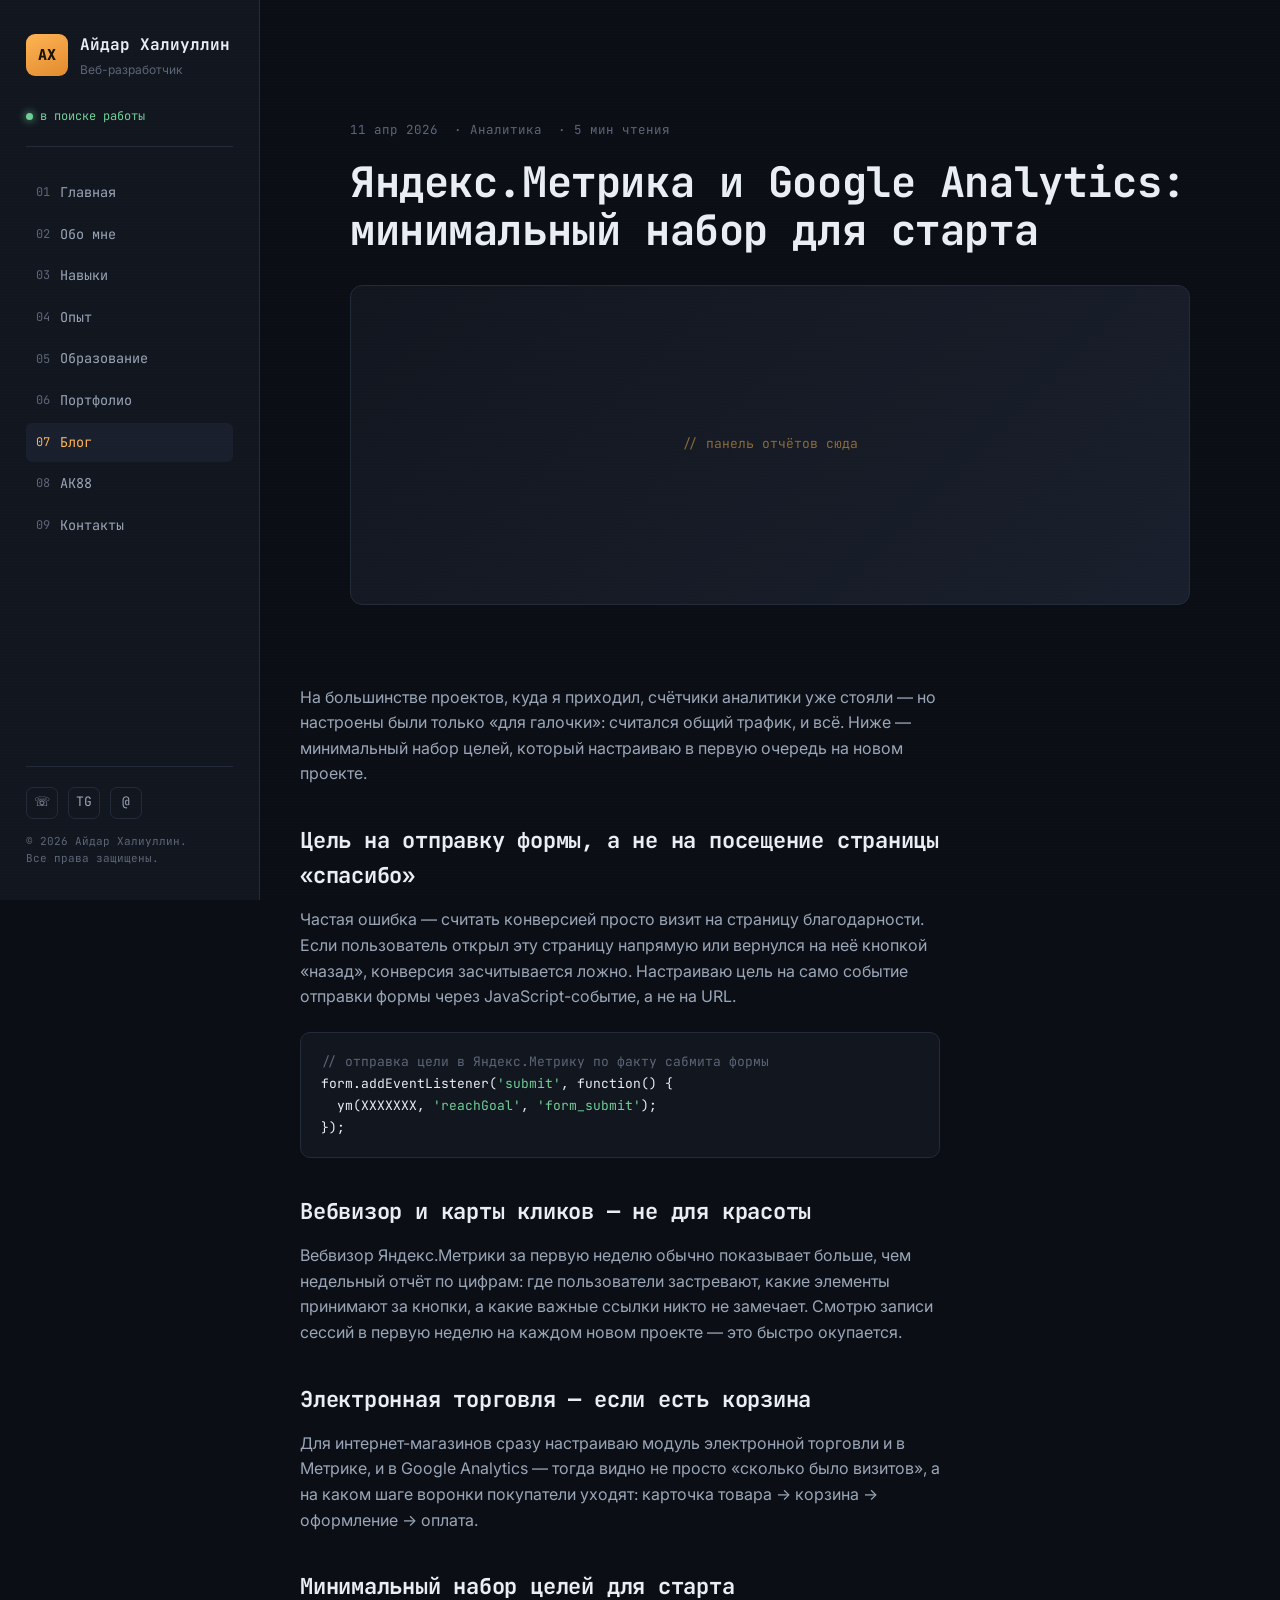
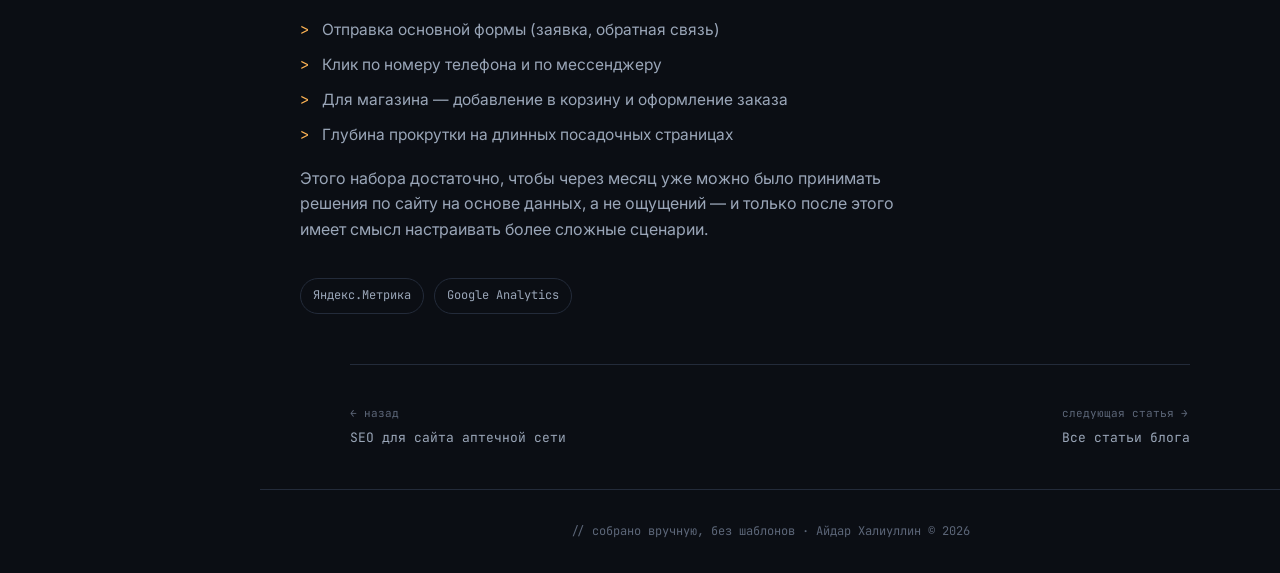
<file: post-analytics-setup.html>
<!DOCTYPE html>
<html lang="ru">
<head>
<meta charset="UTF-8">
<meta name="viewport" content="width=device-width, initial-scale=1.0">
<title>Яндекс.Метрика и Google Analytics: минимальный набор для старта — Айдар Халиуллин</title>
<meta name="description" content="Какие цели и события настроить в первую очередь, чтобы отчёты были не для галочки.">
<link rel="stylesheet" href="style.css">
</head>
<body>

<button class="nav-toggle" aria-label="Открыть меню"><span></span><span></span><span></span></button>

<div class="shell">
  <aside class="sidebar">
    <div class="brand">
      <div class="brand-mark">АХ</div>
      <div>
        <div class="brand-name">Айдар Халиуллин</div>
        <div class="brand-role">Веб-разработчик</div>
      </div>
    </div>
    <div class="status-line"><span class="status-dot"></span> в поиске работы</div>
    <nav class="nav-main">
      <a href="index.html#home"><span class="idx">01</span> Главная</a>
      <a href="index.html#about"><span class="idx">02</span> Обо мне</a>
      <a href="index.html#skills"><span class="idx">03</span> Навыки</a>
      <a href="index.html#experience"><span class="idx">04</span> Опыт</a>
      <a href="index.html#education"><span class="idx">05</span> Образование</a>
      <a href="index.html#work"><span class="idx">06</span> Портфолио</a>
      <a href="blog.html" class="active"><span class="idx">07</span> Блог</a>
      <a href="ak88.html"><span class="idx">08</span> AK88</a>
      <a href="index.html#contact"><span class="idx">09</span> Контакты</a>
    </nav>
    <div class="sidebar-foot">
      <div class="social-row">
        <a href="tel:+79920751988" aria-label="Телефон">☏</a>
        <a href="https://t.me/oneak1988" target="_blank" rel="noopener" aria-label="Telegram">TG</a>
        <a href="mailto:ak88bornfordev@gmail.com" aria-label="Email">@</a>
      </div>
      <div class="copyright">© 2026 Айдар Халиуллин.<br>Все права защищены.</div>
    </div>
  </aside>

  <main class="main">
    <section class="post-head">
      <div class="container">
        <div class="post-meta"><span>11 апр 2026</span><span>Аналитика</span><span>5 мин чтения</span></div>
        <h1 class="post-title">Яндекс.Метрика и Google Analytics: минимальный набор для старта</h1>
        <div class="post-cover">// панель отчётов сюда</div>
      </div>
    </section>

    <section class="post-body">
      <div class="container">
        <p>На большинстве проектов, куда я приходил, счётчики аналитики уже стояли — но настроены были только «для галочки»: считался общий трафик, и всё. Ниже — минимальный набор целей, который настраиваю в первую очередь на новом проекте.</p>

        <h2>Цель на отправку формы, а не на посещение страницы «спасибо»</h2>
        <p>Частая ошибка — считать конверсией просто визит на страницу благодарности. Если пользователь открыл эту страницу напрямую или вернулся на неё кнопкой «назад», конверсия засчитывается ложно. Настраиваю цель на само событие отправки формы через JavaScript-событие, а не на URL.</p>
        <div class="code-block"><span class="c">// отправка цели в Яндекс.Метрику по факту сабмита формы</span><br>
form.addEventListener(<span class="s">'submit'</span>, function() {<br>
&nbsp;&nbsp;ym(XXXXXXX, <span class="s">'reachGoal'</span>, <span class="s">'form_submit'</span>);<br>
});</div>

        <h2>Вебвизор и карты кликов — не для красоты</h2>
        <p>Вебвизор Яндекс.Метрики за первую неделю обычно показывает больше, чем недельный отчёт по цифрам: где пользователи застревают, какие элементы принимают за кнопки, а какие важные ссылки никто не замечает. Смотрю записи сессий в первую неделю на каждом новом проекте — это быстро окупается.</p>

        <h2>Электронная торговля — если есть корзина</h2>
        <p>Для интернет-магазинов сразу настраиваю модуль электронной торговли и в Метрике, и в Google Analytics — тогда видно не просто «сколько было визитов», а на каком шаге воронки покупатели уходят: карточка товара → корзина → оформление → оплата.</p>

        <h2>Минимальный набор целей для старта</h2>
        <ul>
          <li>Отправка основной формы (заявка, обратная связь)</li>
          <li>Клик по номеру телефона и по мессенджеру</li>
          <li>Для магазина — добавление в корзину и оформление заказа</li>
          <li>Глубина прокрутки на длинных посадочных страницах</li>
        </ul>

        <p>Этого набора достаточно, чтобы через месяц уже можно было принимать решения по сайту на основе данных, а не ощущений — и только после этого имеет смысл настраивать более сложные сценарии.</p>
        <div class="post-tags"><span class="tag">Яндекс.Метрика</span><span class="tag">Google Analytics</span></div>
      </div>
    </section>

    <div class="container">
      <div class="post-nav">
        <a href="post-pharmacy-seo.html"><span class="lbl">← назад</span>SEO для сайта аптечной сети</a>
        <a href="blog.html"><span class="lbl">следующая статья →</span>Все статьи блога</a>
      </div>
    </div>

    <footer class="site-foot">// собрано вручную, без шаблонов · Айдар Халиуллин © 2026</footer>
  </main>
</div>

<script src="script.js"></script>
</body>
</html>
</file>
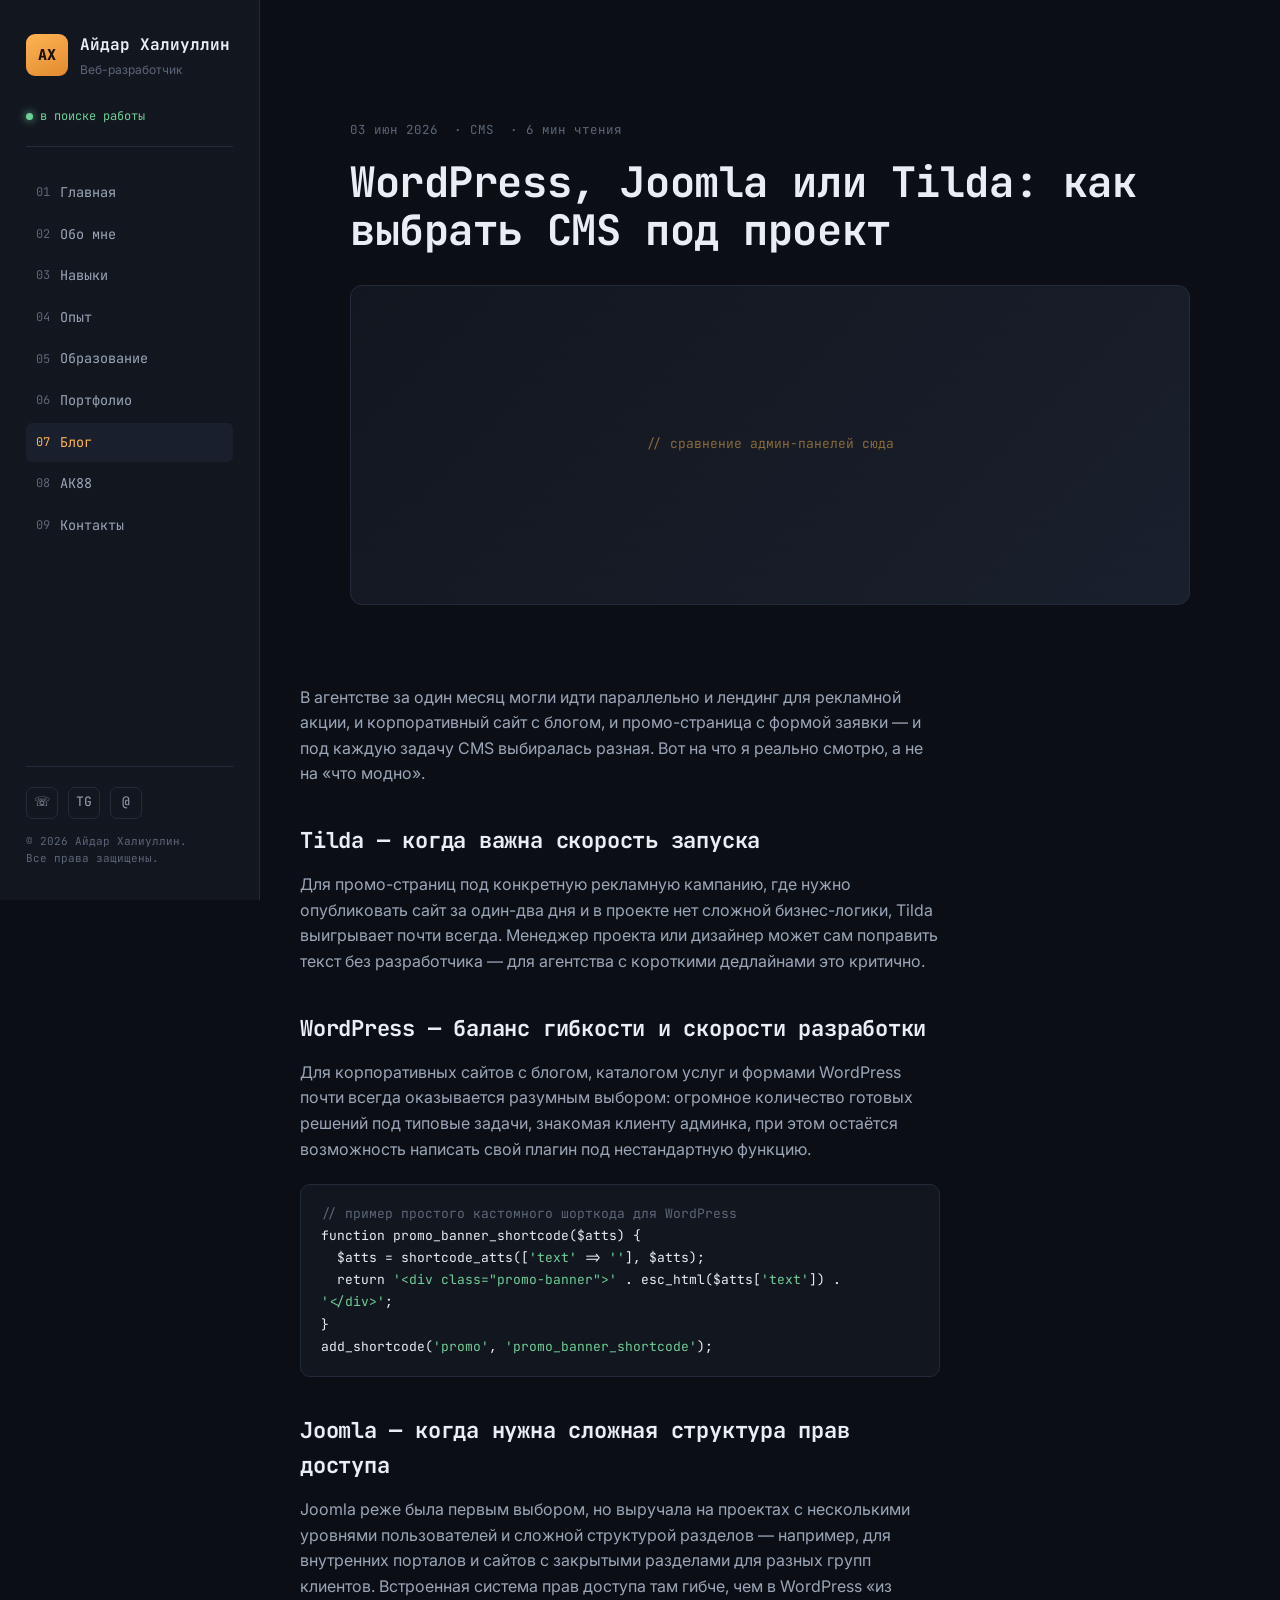
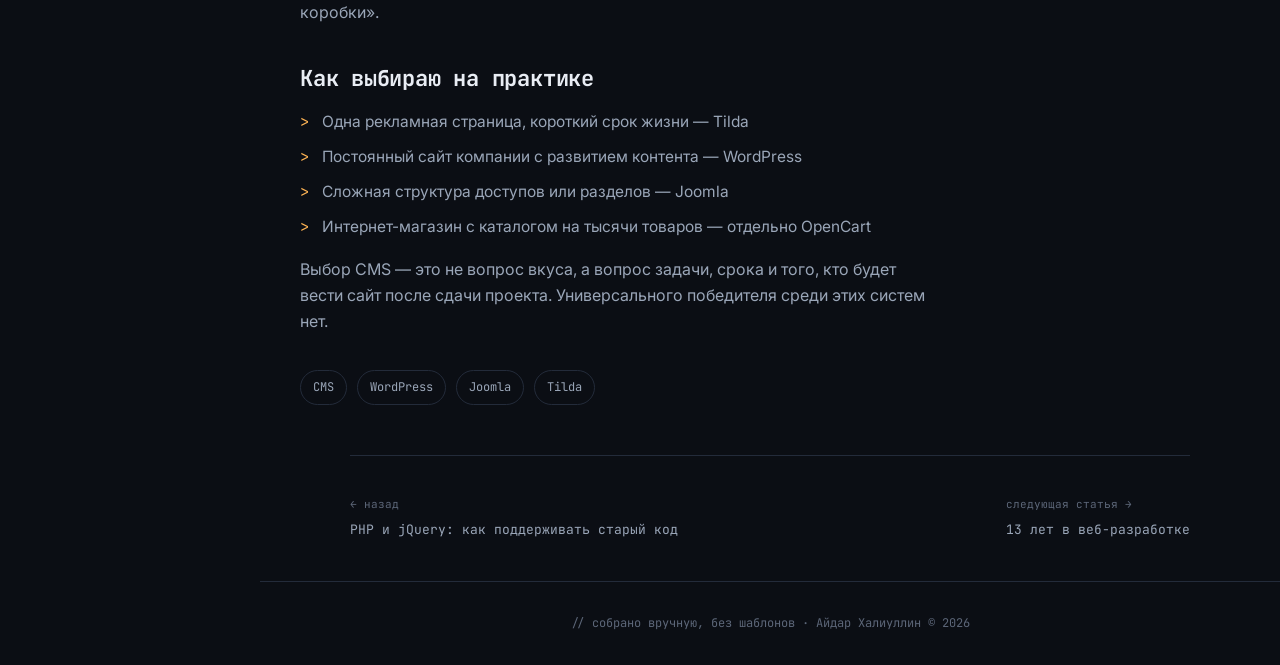
<file: post-cms-choice.html>
<!DOCTYPE html>
<html lang="ru">
<head>
<meta charset="UTF-8">
<meta name="viewport" content="width=device-width, initial-scale=1.0">
<title>WordPress, Joomla или Tilda: как выбрать CMS под проект — Айдар Халиуллин</title>
<meta name="description" content="Сравнение трёх систем на реальных задачах агентства, а не по документации.">
<link rel="stylesheet" href="style.css">
</head>
<body>

<button class="nav-toggle" aria-label="Открыть меню"><span></span><span></span><span></span></button>

<div class="shell">
  <aside class="sidebar">
    <div class="brand">
      <div class="brand-mark">АХ</div>
      <div>
        <div class="brand-name">Айдар Халиуллин</div>
        <div class="brand-role">Веб-разработчик</div>
      </div>
    </div>
    <div class="status-line"><span class="status-dot"></span> в поиске работы</div>
    <nav class="nav-main">
      <a href="index.html#home"><span class="idx">01</span> Главная</a>
      <a href="index.html#about"><span class="idx">02</span> Обо мне</a>
      <a href="index.html#skills"><span class="idx">03</span> Навыки</a>
      <a href="index.html#experience"><span class="idx">04</span> Опыт</a>
      <a href="index.html#education"><span class="idx">05</span> Образование</a>
      <a href="index.html#work"><span class="idx">06</span> Портфолио</a>
      <a href="blog.html" class="active"><span class="idx">07</span> Блог</a>
      <a href="ak88.html"><span class="idx">08</span> AK88</a>
      <a href="index.html#contact"><span class="idx">09</span> Контакты</a>
    </nav>
    <div class="sidebar-foot">
      <div class="social-row">
        <a href="tel:+79920751988" aria-label="Телефон">☏</a>
        <a href="https://t.me/oneak1988" target="_blank" rel="noopener" aria-label="Telegram">TG</a>
        <a href="mailto:ak88bornfordev@gmail.com" aria-label="Email">@</a>
      </div>
      <div class="copyright">© 2026 Айдар Халиуллин.<br>Все права защищены.</div>
    </div>
  </aside>

  <main class="main">
    <section class="post-head">
      <div class="container">
        <div class="post-meta"><span>03 июн 2026</span><span>CMS</span><span>6 мин чтения</span></div>
        <h1 class="post-title">WordPress, Joomla или Tilda: как выбрать CMS под проект</h1>
        <div class="post-cover">// сравнение админ-панелей сюда</div>
      </div>
    </section>

    <section class="post-body">
      <div class="container">
        <p>В агентстве за один месяц могли идти параллельно и лендинг для рекламной акции, и корпоративный сайт с блогом, и промо-страница с формой заявки — и под каждую задачу CMS выбиралась разная. Вот на что я реально смотрю, а не на «что модно».</p>

        <h2>Tilda — когда важна скорость запуска</h2>
        <p>Для промо-страниц под конкретную рекламную кампанию, где нужно опубликовать сайт за один-два дня и в проекте нет сложной бизнес-логики, Tilda выигрывает почти всегда. Менеджер проекта или дизайнер может сам поправить текст без разработчика — для агентства с короткими дедлайнами это критично.</p>

        <h2>WordPress — баланс гибкости и скорости разработки</h2>
        <p>Для корпоративных сайтов с блогом, каталогом услуг и формами WordPress почти всегда оказывается разумным выбором: огромное количество готовых решений под типовые задачи, знакомая клиенту админка, при этом остаётся возможность написать свой плагин под нестандартную функцию.</p>
        <div class="code-block"><span class="c">// пример простого кастомного шорткода для WordPress</span><br>
function promo_banner_shortcode($atts) {<br>
&nbsp;&nbsp;$atts = shortcode_atts([<span class="s">'text'</span> =&gt; <span class="s">''</span>], $atts);<br>
&nbsp;&nbsp;return <span class="s">'&lt;div class="promo-banner"&gt;'</span> . esc_html($atts[<span class="s">'text'</span>]) . <span class="s">'&lt;/div&gt;'</span>;<br>
}<br>
add_shortcode(<span class="s">'promo'</span>, <span class="s">'promo_banner_shortcode'</span>);</div>

        <h2>Joomla — когда нужна сложная структура прав доступа</h2>
        <p>Joomla реже была первым выбором, но выручала на проектах с несколькими уровнями пользователей и сложной структурой разделов — например, для внутренних порталов и сайтов с закрытыми разделами для разных групп клиентов. Встроенная система прав доступа там гибче, чем в WordPress «из коробки».</p>

        <h2>Как выбираю на практике</h2>
        <ul>
          <li>Одна рекламная страница, короткий срок жизни — Tilda</li>
          <li>Постоянный сайт компании с развитием контента — WordPress</li>
          <li>Сложная структура доступов или разделов — Joomla</li>
          <li>Интернет-магазин с каталогом на тысячи товаров — отдельно OpenCart</li>
        </ul>

        <p>Выбор CMS — это не вопрос вкуса, а вопрос задачи, срока и того, кто будет вести сайт после сдачи проекта. Универсального победителя среди этих систем нет.</p>
        <div class="post-tags"><span class="tag">CMS</span><span class="tag">WordPress</span><span class="tag">Joomla</span><span class="tag">Tilda</span></div>
      </div>
    </section>

    <div class="container">
      <div class="post-nav">
        <a href="post-php-legacy.html"><span class="lbl">← назад</span>PHP и jQuery: как поддерживать старый код</a>
        <a href="post-13-years.html"><span class="lbl">следующая статья →</span>13 лет в веб-разработке</a>
      </div>
    </div>

    <footer class="site-foot">// собрано вручную, без шаблонов · Айдар Халиуллин © 2026</footer>
  </main>
</div>

<script src="script.js"></script>
</body>
</html>
</file>
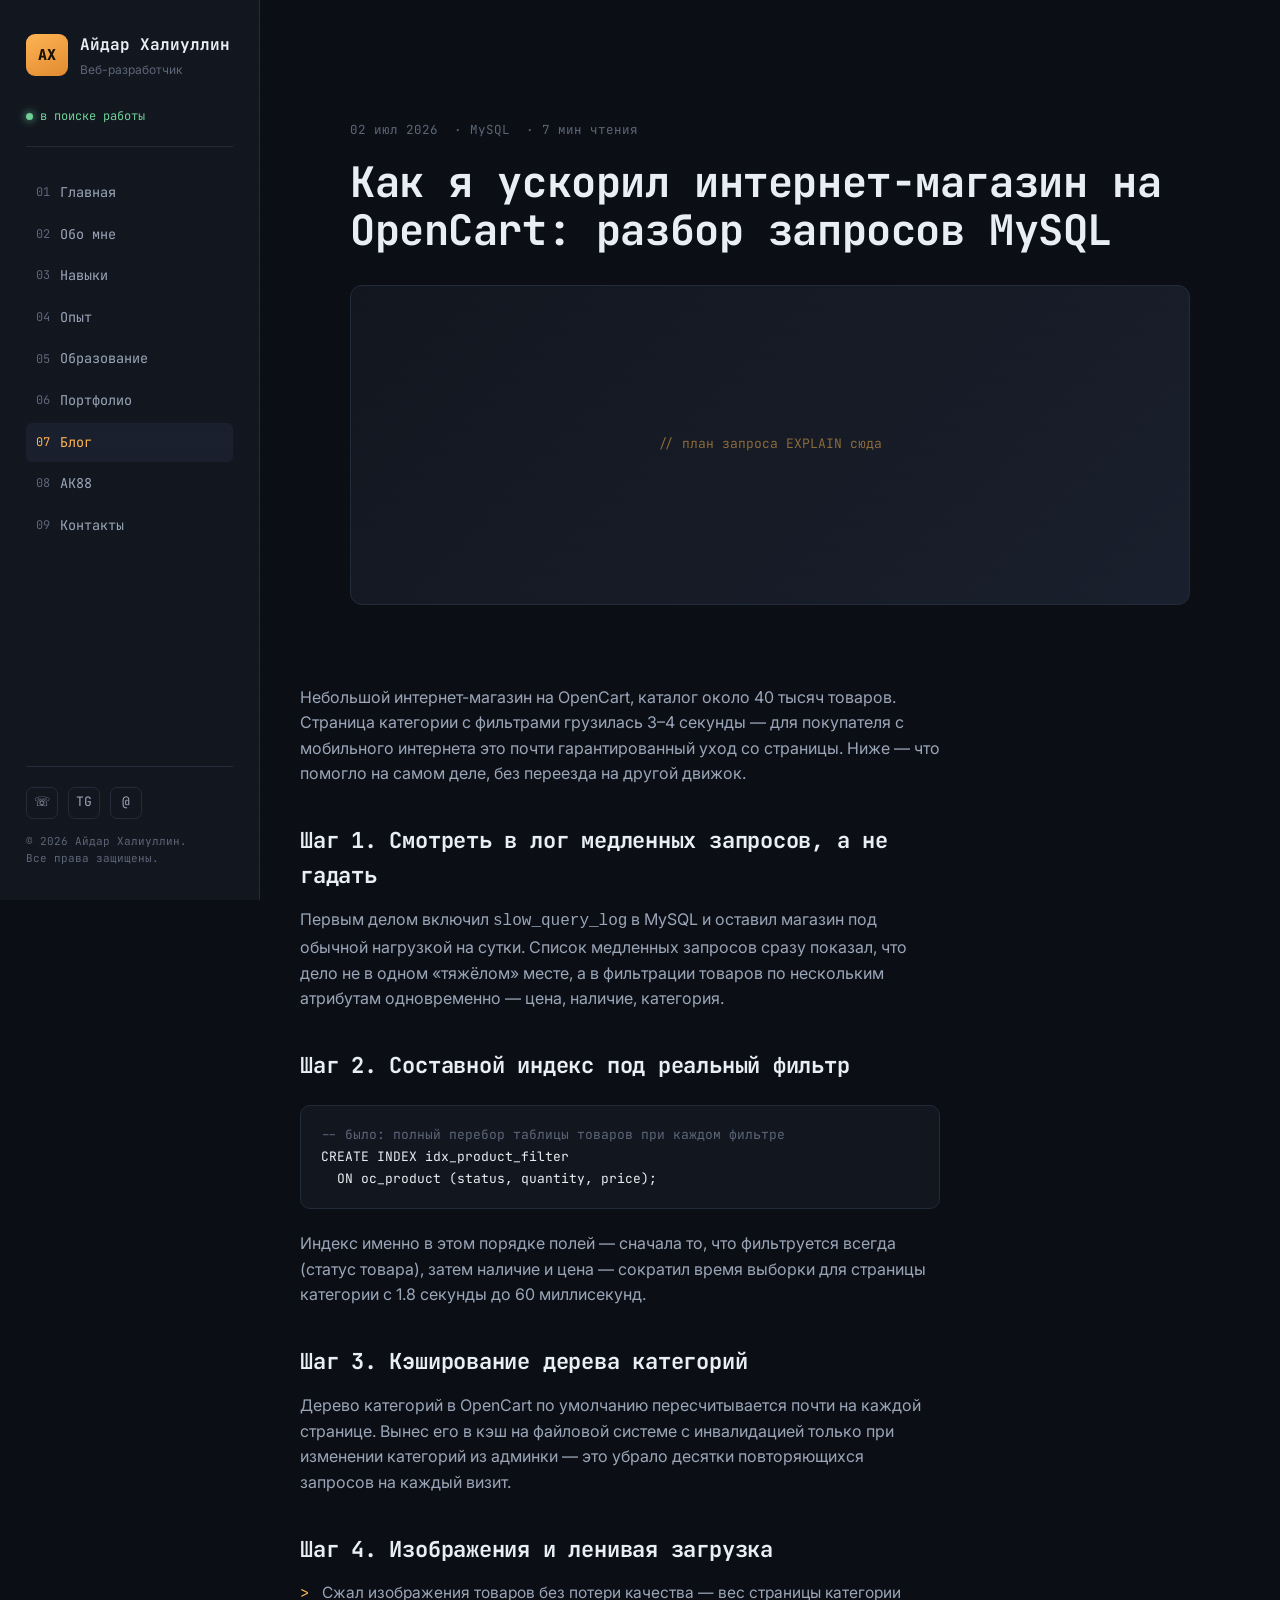
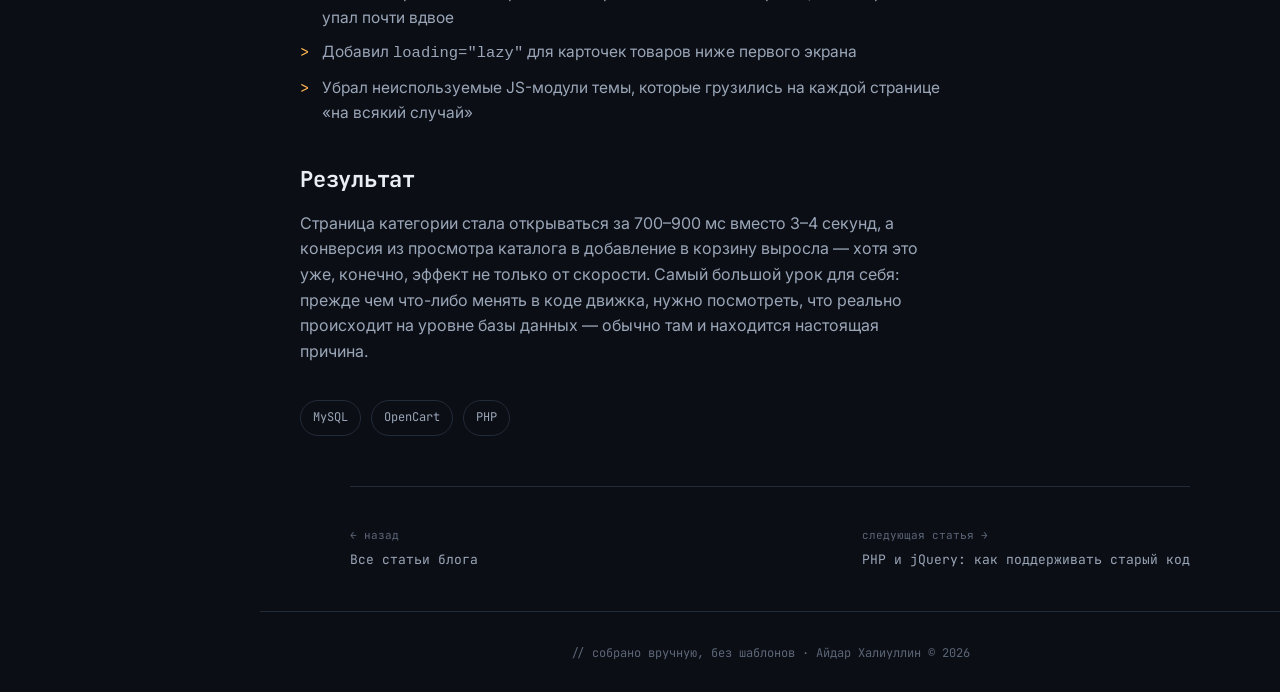
<file: post-opencart-mysql.html>
<!DOCTYPE html>
<html lang="ru">
<head>
<meta charset="UTF-8">
<meta name="viewport" content="width=device-width, initial-scale=1.0">
<title>Как я ускорил интернет-магазин на OpenCart: разбор запросов MySQL — Айдар Халиуллин</title>
<meta name="description" content="Реальный кейс оптимизации магазина на OpenCart: где искать медленные запросы и какие индексы реально помогли.">
<link rel="stylesheet" href="style.css">
</head>
<body>

<button class="nav-toggle" aria-label="Открыть меню"><span></span><span></span><span></span></button>

<div class="shell">
  <aside class="sidebar">
    <div class="brand">
      <div class="brand-mark">АХ</div>
      <div>
        <div class="brand-name">Айдар Халиуллин</div>
        <div class="brand-role">Веб-разработчик</div>
      </div>
    </div>
    <div class="status-line"><span class="status-dot"></span> в поиске работы</div>
    <nav class="nav-main">
      <a href="index.html#home"><span class="idx">01</span> Главная</a>
      <a href="index.html#about"><span class="idx">02</span> Обо мне</a>
      <a href="index.html#skills"><span class="idx">03</span> Навыки</a>
      <a href="index.html#experience"><span class="idx">04</span> Опыт</a>
      <a href="index.html#education"><span class="idx">05</span> Образование</a>
      <a href="index.html#work"><span class="idx">06</span> Портфолио</a>
      <a href="blog.html" class="active"><span class="idx">07</span> Блог</a>
      <a href="ak88.html"><span class="idx">08</span> AK88</a>
      <a href="index.html#contact"><span class="idx">09</span> Контакты</a>
    </nav>
    <div class="sidebar-foot">
      <div class="social-row">
        <a href="tel:+79920751988" aria-label="Телефон">☏</a>
        <a href="https://t.me/oneak1988" target="_blank" rel="noopener" aria-label="Telegram">TG</a>
        <a href="mailto:ak88bornfordev@gmail.com" aria-label="Email">@</a>
      </div>
      <div class="copyright">© 2026 Айдар Халиуллин.<br>Все права защищены.</div>
    </div>
  </aside>

  <main class="main">
    <section class="post-head">
      <div class="container">
        <div class="post-meta"><span>02 июл 2026</span><span>MySQL</span><span>7 мин чтения</span></div>
        <h1 class="post-title">Как я ускорил интернет-магазин на OpenCart: разбор запросов MySQL</h1>
        <div class="post-cover">// план запроса EXPLAIN сюда</div>
      </div>
    </section>

    <section class="post-body">
      <div class="container">
        <p>Небольшой интернет-магазин на OpenCart, каталог около 40 тысяч товаров. Страница категории с фильтрами грузилась 3–4 секунды — для покупателя с мобильного интернета это почти гарантированный уход со страницы. Ниже — что помогло на самом деле, без переезда на другой движок.</p>

        <h2>Шаг 1. Смотреть в лог медленных запросов, а не гадать</h2>
        <p>Первым делом включил <code>slow_query_log</code> в MySQL и оставил магазин под обычной нагрузкой на сутки. Список медленных запросов сразу показал, что дело не в одном «тяжёлом» месте, а в фильтрации товаров по нескольким атрибутам одновременно — цена, наличие, категория.</p>

        <h2>Шаг 2. Составной индекс под реальный фильтр</h2>
        <div class="code-block"><span class="c">-- было: полный перебор таблицы товаров при каждом фильтре</span><br>
CREATE INDEX idx_product_filter<br>
&nbsp;&nbsp;ON oc_product (status, quantity, price);</div>
        <p>Индекс именно в этом порядке полей — сначала то, что фильтруется всегда (статус товара), затем наличие и цена — сократил время выборки для страницы категории с 1.8 секунды до 60 миллисекунд.</p>

        <h2>Шаг 3. Кэширование дерева категорий</h2>
        <p>Дерево категорий в OpenCart по умолчанию пересчитывается почти на каждой странице. Вынес его в кэш на файловой системе с инвалидацией только при изменении категорий из админки — это убрало десятки повторяющихся запросов на каждый визит.</p>

        <h2>Шаг 4. Изображения и ленивая загрузка</h2>
        <ul>
          <li>Сжал изображения товаров без потери качества — вес страницы категории упал почти вдвое</li>
          <li>Добавил <code>loading="lazy"</code> для карточек товаров ниже первого экрана</li>
          <li>Убрал неиспользуемые JS-модули темы, которые грузились на каждой странице «на всякий случай»</li>
        </ul>

        <h2>Результат</h2>
        <p>Страница категории стала открываться за 700–900 мс вместо 3–4 секунд, а конверсия из просмотра каталога в добавление в корзину выросла — хотя это уже, конечно, эффект не только от скорости. Самый большой урок для себя: прежде чем что-либо менять в коде движка, нужно посмотреть, что реально происходит на уровне базы данных — обычно там и находится настоящая причина.</p>
        <div class="post-tags"><span class="tag">MySQL</span><span class="tag">OpenCart</span><span class="tag">PHP</span></div>
      </div>
    </section>

    <div class="container">
      <div class="post-nav">
        <a href="blog.html"><span class="lbl">← назад</span>Все статьи блога</a>
        <a href="post-php-legacy.html"><span class="lbl">следующая статья →</span>PHP и jQuery: как поддерживать старый код</a>
      </div>
    </div>

    <footer class="site-foot">// собрано вручную, без шаблонов · Айдар Халиуллин © 2026</footer>
  </main>
</div>

<script src="script.js"></script>
</body>
</html>
</file>
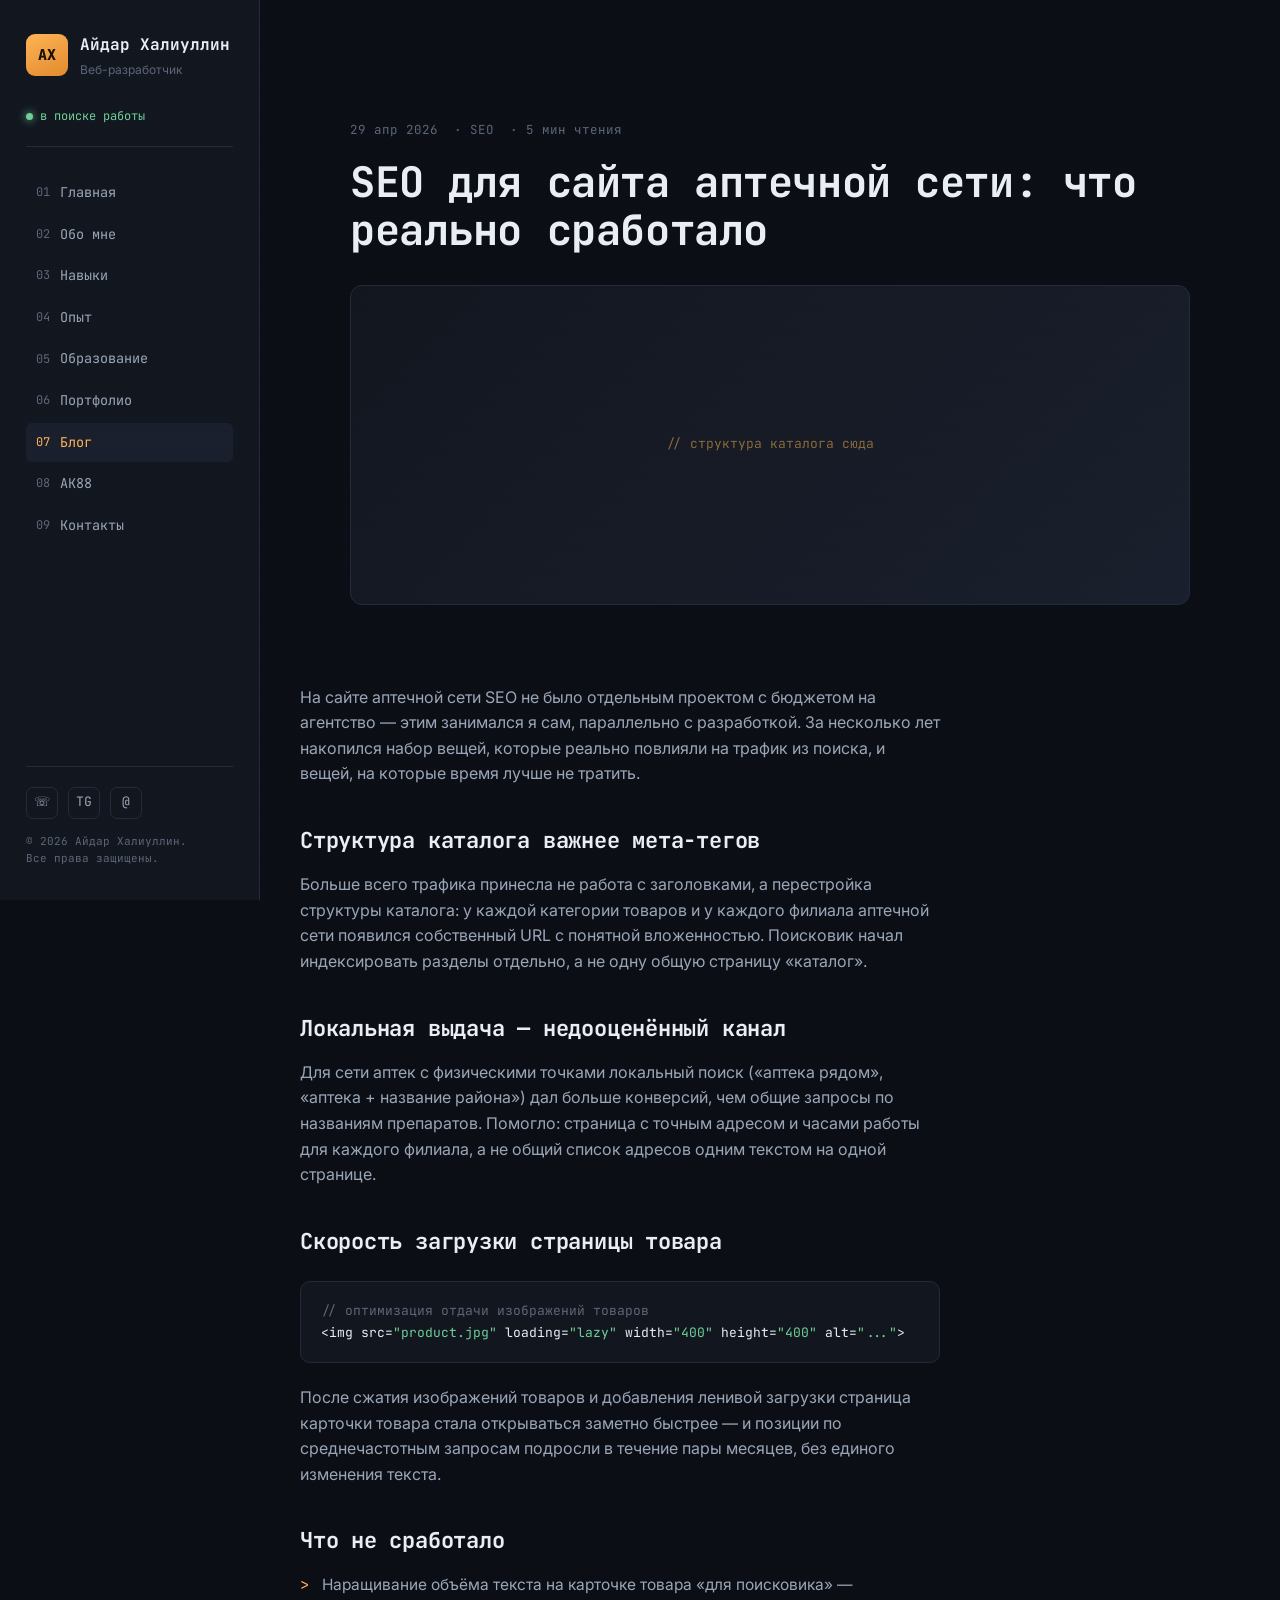
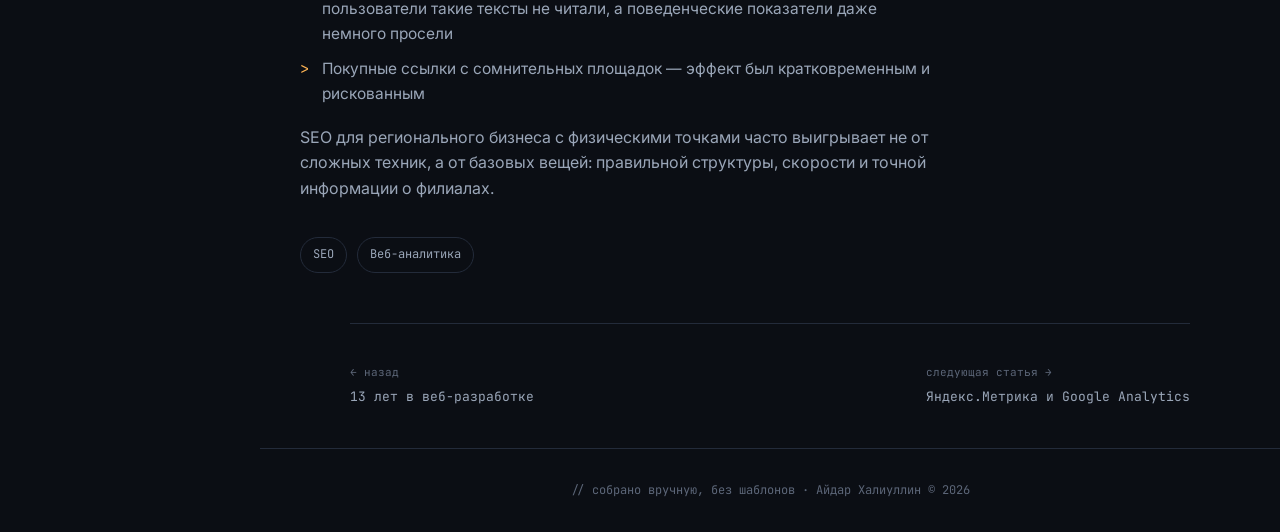
<file: post-pharmacy-seo.html>
<!DOCTYPE html>
<html lang="ru">
<head>
<meta charset="UTF-8">
<meta name="viewport" content="width=device-width, initial-scale=1.0">
<title>SEO для сайта аптечной сети: что реально сработало — Айдар Халиуллин</title>
<meta name="description" content="Без магии — структура каталога, скорость загрузки и локальная выдача.">
<link rel="stylesheet" href="style.css">
</head>
<body>

<button class="nav-toggle" aria-label="Открыть меню"><span></span><span></span><span></span></button>

<div class="shell">
  <aside class="sidebar">
    <div class="brand">
      <div class="brand-mark">АХ</div>
      <div>
        <div class="brand-name">Айдар Халиуллин</div>
        <div class="brand-role">Веб-разработчик</div>
      </div>
    </div>
    <div class="status-line"><span class="status-dot"></span> в поиске работы</div>
    <nav class="nav-main">
      <a href="index.html#home"><span class="idx">01</span> Главная</a>
      <a href="index.html#about"><span class="idx">02</span> Обо мне</a>
      <a href="index.html#skills"><span class="idx">03</span> Навыки</a>
      <a href="index.html#experience"><span class="idx">04</span> Опыт</a>
      <a href="index.html#education"><span class="idx">05</span> Образование</a>
      <a href="index.html#work"><span class="idx">06</span> Портфолио</a>
      <a href="blog.html" class="active"><span class="idx">07</span> Блог</a>
      <a href="ak88.html"><span class="idx">08</span> AK88</a>
      <a href="index.html#contact"><span class="idx">09</span> Контакты</a>
    </nav>
    <div class="sidebar-foot">
      <div class="social-row">
        <a href="tel:+79920751988" aria-label="Телефон">☏</a>
        <a href="https://t.me/oneak1988" target="_blank" rel="noopener" aria-label="Telegram">TG</a>
        <a href="mailto:ak88bornfordev@gmail.com" aria-label="Email">@</a>
      </div>
      <div class="copyright">© 2026 Айдар Халиуллин.<br>Все права защищены.</div>
    </div>
  </aside>

  <main class="main">
    <section class="post-head">
      <div class="container">
        <div class="post-meta"><span>29 апр 2026</span><span>SEO</span><span>5 мин чтения</span></div>
        <h1 class="post-title">SEO для сайта аптечной сети: что реально сработало</h1>
        <div class="post-cover">// структура каталога сюда</div>
      </div>
    </section>

    <section class="post-body">
      <div class="container">
        <p>На сайте аптечной сети SEO не было отдельным проектом с бюджетом на агентство — этим занимался я сам, параллельно с разработкой. За несколько лет накопился набор вещей, которые реально повлияли на трафик из поиска, и вещей, на которые время лучше не тратить.</p>

        <h2>Структура каталога важнее мета-тегов</h2>
        <p>Больше всего трафика принесла не работа с заголовками, а перестройка структуры каталога: у каждой категории товаров и у каждого филиала аптечной сети появился собственный URL с понятной вложенностью. Поисковик начал индексировать разделы отдельно, а не одну общую страницу «каталог».</p>

        <h2>Локальная выдача — недооценённый канал</h2>
        <p>Для сети аптек с физическими точками локальный поиск («аптека рядом», «аптека + название района») дал больше конверсий, чем общие запросы по названиям препаратов. Помогло: страница с точным адресом и часами работы для каждого филиала, а не общий список адресов одним текстом на одной странице.</p>

        <h2>Скорость загрузки страницы товара</h2>
        <div class="code-block"><span class="c">// оптимизация отдачи изображений товаров</span><br>
&lt;img src=<span class="s">"product.jpg"</span> loading=<span class="s">"lazy"</span> width=<span class="s">"400"</span> height=<span class="s">"400"</span> alt=<span class="s">"..."</span>&gt;</div>
        <p>После сжатия изображений товаров и добавления ленивой загрузки страница карточки товара стала открываться заметно быстрее — и позиции по среднечастотным запросам подросли в течение пары месяцев, без единого изменения текста.</p>

        <h2>Что не сработало</h2>
        <ul>
          <li>Наращивание объёма текста на карточке товара «для поисковика» — пользователи такие тексты не читали, а поведенческие показатели даже немного просели</li>
          <li>Покупные ссылки с сомнительных площадок — эффект был кратковременным и рискованным</li>
        </ul>

        <p>SEO для регионального бизнеса с физическими точками часто выигрывает не от сложных техник, а от базовых вещей: правильной структуры, скорости и точной информации о филиалах.</p>
        <div class="post-tags"><span class="tag">SEO</span><span class="tag">Веб-аналитика</span></div>
      </div>
    </section>

    <div class="container">
      <div class="post-nav">
        <a href="post-13-years.html"><span class="lbl">← назад</span>13 лет в веб-разработке</a>
        <a href="post-analytics-setup.html"><span class="lbl">следующая статья →</span>Яндекс.Метрика и Google Analytics</a>
      </div>
    </div>

    <footer class="site-foot">// собрано вручную, без шаблонов · Айдар Халиуллин © 2026</footer>
  </main>
</div>

<script src="script.js"></script>
</body>
</html>
</file>
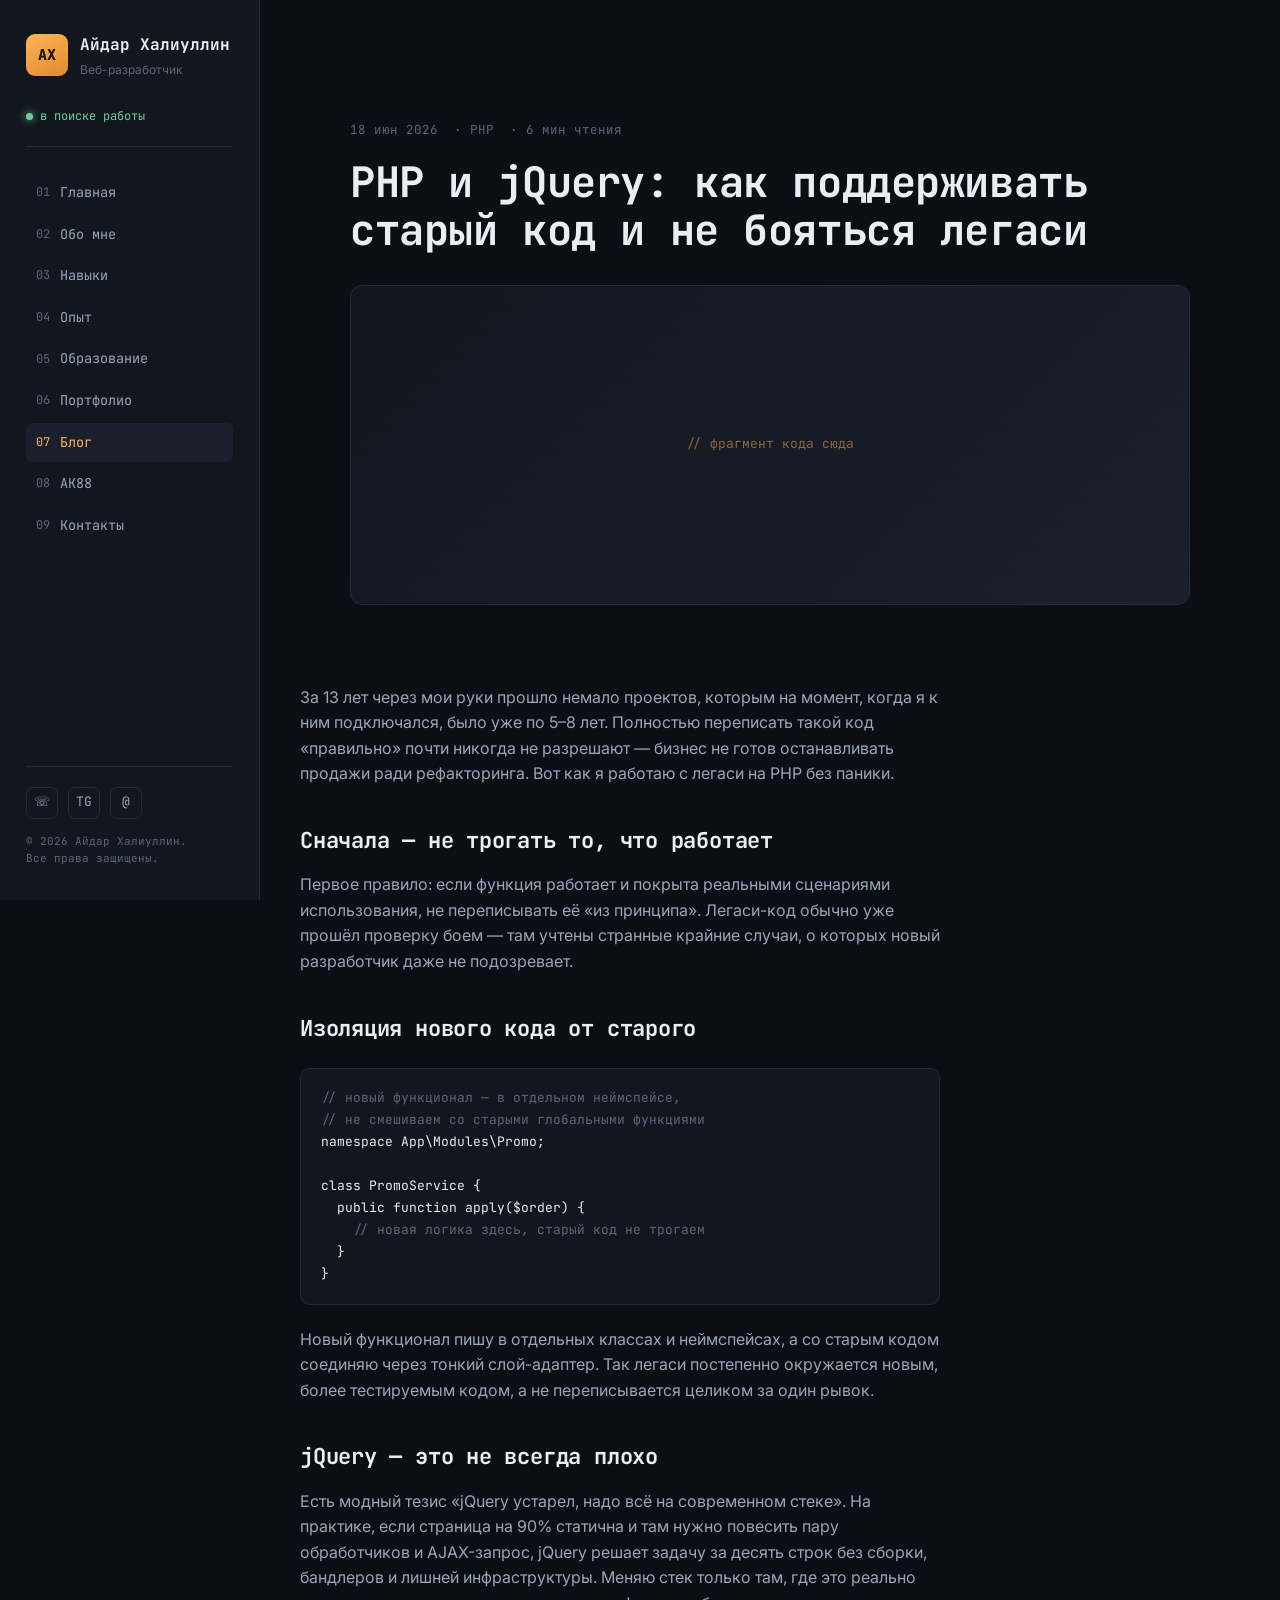
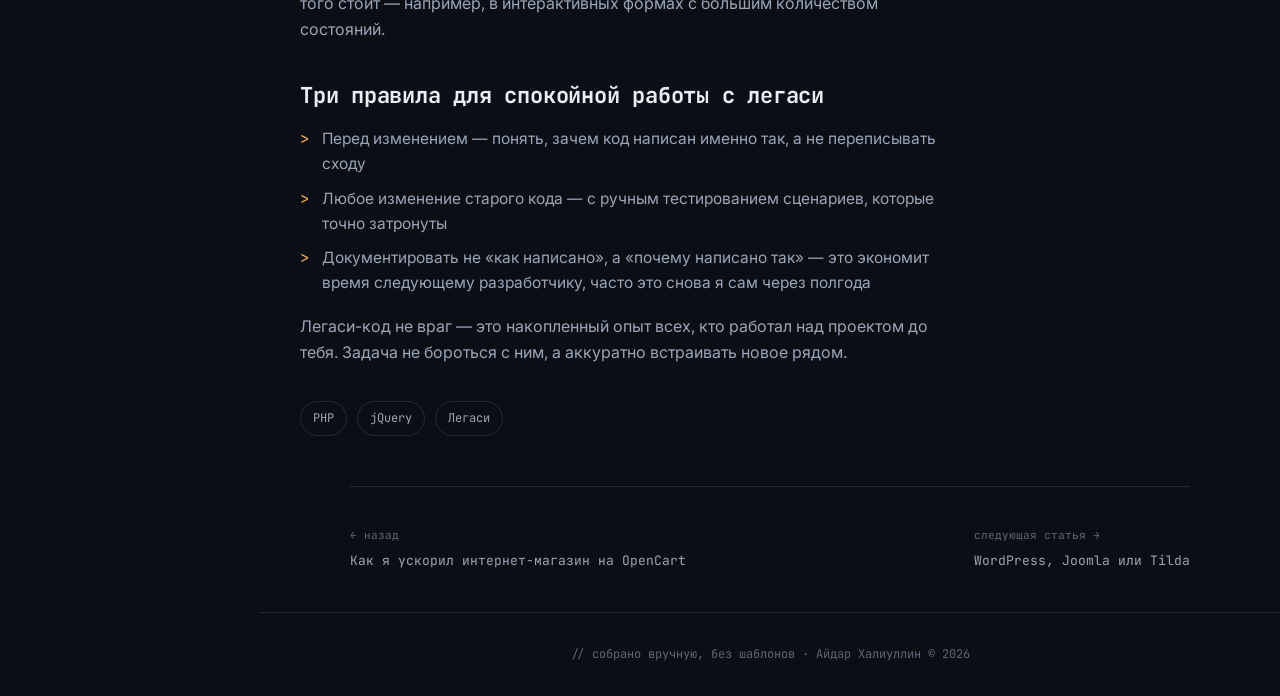
<file: post-php-legacy.html>
<!DOCTYPE html>
<html lang="ru">
<head>
<meta charset="UTF-8">
<meta name="viewport" content="width=device-width, initial-scale=1.0">
<title>PHP и jQuery: как поддерживать старый код и не бояться легаси — Айдар Халиуллин</title>
<meta name="description" content="Что делать, когда проекту 8 лет, а переписывать его с нуля никто не даст.">
<link rel="stylesheet" href="style.css">
</head>
<body>

<button class="nav-toggle" aria-label="Открыть меню"><span></span><span></span><span></span></button>

<div class="shell">
  <aside class="sidebar">
    <div class="brand">
      <div class="brand-mark">АХ</div>
      <div>
        <div class="brand-name">Айдар Халиуллин</div>
        <div class="brand-role">Веб-разработчик</div>
      </div>
    </div>
    <div class="status-line"><span class="status-dot"></span> в поиске работы</div>
    <nav class="nav-main">
      <a href="index.html#home"><span class="idx">01</span> Главная</a>
      <a href="index.html#about"><span class="idx">02</span> Обо мне</a>
      <a href="index.html#skills"><span class="idx">03</span> Навыки</a>
      <a href="index.html#experience"><span class="idx">04</span> Опыт</a>
      <a href="index.html#education"><span class="idx">05</span> Образование</a>
      <a href="index.html#work"><span class="idx">06</span> Портфолио</a>
      <a href="blog.html" class="active"><span class="idx">07</span> Блог</a>
      <a href="ak88.html"><span class="idx">08</span> AK88</a>
      <a href="index.html#contact"><span class="idx">09</span> Контакты</a>
    </nav>
    <div class="sidebar-foot">
      <div class="social-row">
        <a href="tel:+79920751988" aria-label="Телефон">☏</a>
        <a href="https://t.me/oneak1988" target="_blank" rel="noopener" aria-label="Telegram">TG</a>
        <a href="mailto:ak88bornfordev@gmail.com" aria-label="Email">@</a>
      </div>
      <div class="copyright">© 2026 Айдар Халиуллин.<br>Все права защищены.</div>
    </div>
  </aside>

  <main class="main">
    <section class="post-head">
      <div class="container">
        <div class="post-meta"><span>18 июн 2026</span><span>PHP</span><span>6 мин чтения</span></div>
        <h1 class="post-title">PHP и jQuery: как поддерживать старый код и не бояться легаси</h1>
        <div class="post-cover">// фрагмент кода сюда</div>
      </div>
    </section>

    <section class="post-body">
      <div class="container">
        <p>За 13 лет через мои руки прошло немало проектов, которым на момент, когда я к ним подключался, было уже по 5–8 лет. Полностью переписать такой код «правильно» почти никогда не разрешают — бизнес не готов останавливать продажи ради рефакторинга. Вот как я работаю с легаси на PHP без паники.</p>

        <h2>Сначала — не трогать то, что работает</h2>
        <p>Первое правило: если функция работает и покрыта реальными сценариями использования, не переписывать её «из принципа». Легаси-код обычно уже прошёл проверку боем — там учтены странные крайние случаи, о которых новый разработчик даже не подозревает.</p>

        <h2>Изоляция нового кода от старого</h2>
        <div class="code-block"><span class="c">// новый функционал — в отдельном неймспейсе,</span><br>
<span class="c">// не смешиваем со старыми глобальными функциями</span><br>
namespace App\Modules\Promo;<br><br>
class PromoService {<br>
&nbsp;&nbsp;public function apply($order) {<br>
&nbsp;&nbsp;&nbsp;&nbsp;<span class="c">// новая логика здесь, старый код не трогаем</span><br>
&nbsp;&nbsp;}<br>
}</div>
        <p>Новый функционал пишу в отдельных классах и неймспейсах, а со старым кодом соединяю через тонкий слой-адаптер. Так легаси постепенно окружается новым, более тестируемым кодом, а не переписывается целиком за один рывок.</p>

        <h2>jQuery — это не всегда плохо</h2>
        <p>Есть модный тезис «jQuery устарел, надо всё на современном стеке». На практике, если страница на 90% статична и там нужно повесить пару обработчиков и AJAX-запрос, jQuery решает задачу за десять строк без сборки, бандлеров и лишней инфраструктуры. Меняю стек только там, где это реально того стоит — например, в интерактивных формах с большим количеством состояний.</p>

        <h2>Три правила для спокойной работы с легаси</h2>
        <ul>
          <li>Перед изменением — понять, зачем код написан именно так, а не переписывать сходу</li>
          <li>Любое изменение старого кода — с ручным тестированием сценариев, которые точно затронуты</li>
          <li>Документировать не «как написано», а «почему написано так» — это экономит время следующему разработчику, часто это снова я сам через полгода</li>
        </ul>

        <p>Легаси-код не враг — это накопленный опыт всех, кто работал над проектом до тебя. Задача не бороться с ним, а аккуратно встраивать новое рядом.</p>
        <div class="post-tags"><span class="tag">PHP</span><span class="tag">jQuery</span><span class="tag">Легаси</span></div>
      </div>
    </section>

    <div class="container">
      <div class="post-nav">
        <a href="post-opencart-mysql.html"><span class="lbl">← назад</span>Как я ускорил интернет-магазин на OpenCart</a>
        <a href="post-cms-choice.html"><span class="lbl">следующая статья →</span>WordPress, Joomla или Tilda</a>
      </div>
    </div>

    <footer class="site-foot">// собрано вручную, без шаблонов · Айдар Халиуллин © 2026</footer>
  </main>
</div>

<script src="script.js"></script>
</body>
</html>
</file>
<file: style.css>
@import url('https://fonts.googleapis.com/css2?family=JetBrains+Mono:wght@400;500;600;700;800&family=Inter:wght@400;500;600;700;800&display=swap');

/* ===== Design tokens =====
   bg-deep   #0B0E14  — main background, near-black navy
   bg-panel  #12161F  — cards / panels
   bg-raised #191F2C  — raised elements, inputs
   line      #232B3A  — hairlines / borders
   text-hi   #E9EDF4  — primary text
   text-mid  #9AA6B8  — secondary text
   text-low  #5C6678  — muted / comments
   amber     #FFB454  — primary accent (CRT amber)
   violet    #B08CFF  — secondary accent
   green-ok  #6FCF97  — success / online state
   red-err   #FF6B6B  — errors / delete
*/
:root{
  --bg-deep:#0B0E14;
  --bg-panel:#12161F;
  --bg-raised:#191F2C;
  --line:#232B3A;
  --text-hi:#E9EDF4;
  --text-mid:#9AA6B8;
  --text-low:#5C6678;
  --amber:#FFB454;
  --amber-dim:#8A6A3A;
  --violet:#B08CFF;
  --green-ok:#6FCF97;
  --red-err:#FF6B6B;
  --font-mono:'JetBrains Mono', ui-monospace, monospace;
  --font-sans:'Inter', system-ui, sans-serif;
  --radius:10px;
  --nav-w:260px;
}

*{box-sizing:border-box;}
html{scroll-behavior:smooth;}
body{
  margin:0;
  background:var(--bg-deep);
  color:var(--text-hi);
  font-family:var(--font-sans);
  line-height:1.6;
  -webkit-font-smoothing:antialiased;
}
body::before{
  content:"";
  position:fixed; inset:0;
  pointer-events:none;
  z-index:2000;
  background:repeating-linear-gradient(
    to bottom,
    rgba(255,255,255,0.012) 0px,
    rgba(255,255,255,0.012) 1px,
    transparent 1px,
    transparent 3px
  );
  mix-blend-mode:overlay;
}
a{color:inherit; text-decoration:none;}
img{max-width:100%; display:block;}
ul{margin:0; padding:0; list-style:none;}
h1,h2,h3,h4{margin:0; font-family:var(--font-mono); font-weight:700; letter-spacing:-0.01em;}
p{margin:0;}
:focus-visible{outline:2px solid var(--amber); outline-offset:3px;}
@media (prefers-reduced-motion: reduce){
  *{animation-duration:0.001ms !important; animation-iteration-count:1 !important; transition-duration:0.001ms !important; scroll-behavior:auto !important;}
}

.eyebrow{
  display:inline-flex; align-items:center; gap:8px;
  font-family:var(--font-mono); font-size:13px; color:var(--amber);
  text-transform:none; margin-bottom:14px;
}
.eyebrow::before{content:"//"; color:var(--text-low);}

.section-title{
  font-size:clamp(24px,3vw,34px);
  color:var(--text-hi);
  margin-bottom:8px;
}
.section-sub{
  color:var(--text-mid);
  font-family:var(--font-sans);
  max-width:640px;
  margin-bottom:40px;
  font-size:15.5px;
}

/* ===== Layout shell ===== */
.shell{
  display:flex;
  min-height:100vh;
}

/* ---- Sidebar nav ---- */
.sidebar{
  width:var(--nav-w);
  flex-shrink:0;
  position:fixed;
  top:0; left:0; bottom:0;
  background:var(--bg-panel);
  border-right:1px solid var(--line);
  display:flex; flex-direction:column;
  padding:32px 26px;
  z-index:100;
  overflow-y:auto;
}
.brand{
  display:flex; align-items:center; gap:12px;
  margin-bottom:8px;
}
.brand-mark{
  width:42px; height:42px; border-radius:9px;
  background:linear-gradient(155deg, var(--amber), #E08A2E);
  color:#1a1204; font-family:var(--font-mono); font-weight:800; font-size:15px;
  display:flex; align-items:center; justify-content:center;
  flex-shrink:0;
}
.brand-name{font-family:var(--font-mono); font-size:16px; color:var(--text-hi); font-weight:700;}
.brand-role{font-size:12px; color:var(--text-low); margin-top:2px;}

.status-line{
  font-family:var(--font-mono); font-size:12px; color:var(--green-ok);
  display:flex; align-items:center; gap:7px;
  margin:20px 0 26px;
  padding-bottom:20px;
  border-bottom:1px solid var(--line);
}
.status-dot{width:7px; height:7px; border-radius:50%; background:var(--green-ok); box-shadow:0 0 8px var(--green-ok); animation:pulse 2s ease-in-out infinite;}
@keyframes pulse{0%,100%{opacity:1;}50%{opacity:.35;}}

.nav-main{display:flex; flex-direction:column; gap:2px; flex:1;}
.nav-main a{
  font-family:var(--font-mono); font-size:13.5px; color:var(--text-mid);
  padding:9px 10px; border-radius:6px; display:flex; align-items:center; gap:10px;
  transition:background .15s, color .15s;
}
.nav-main a .idx{color:var(--text-low); font-size:12px;}
.nav-main a:hover, .nav-main a.active{background:var(--bg-raised); color:var(--amber);}
.nav-main a.active .idx{color:var(--amber);}

.sidebar-foot{
  margin-top:20px; padding-top:20px; border-top:1px solid var(--line);
}
.social-row{display:flex; gap:10px; margin-bottom:14px;}
.social-row a{
  width:32px; height:32px; border-radius:7px; border:1px solid var(--line);
  display:flex; align-items:center; justify-content:center;
  color:var(--text-mid); font-family:var(--font-mono); font-size:13px;
  transition:border-color .15s, color .15s;
}
.social-row a:hover{border-color:var(--amber); color:var(--amber);}
.copyright{font-size:11px; color:var(--text-low); font-family:var(--font-mono);}

.nav-toggle{
  display:none; position:fixed; top:16px; right:16px; z-index:200;
  width:44px; height:44px; border-radius:8px;
  background:var(--bg-panel); border:1px solid var(--line);
  align-items:center; justify-content:center; flex-direction:column; gap:4px;
}
.nav-toggle span{width:18px; height:2px; background:var(--text-hi); display:block;}

/* ---- Main content ---- */
.main{
  margin-left:var(--nav-w);
  flex:1;
  min-width:0;
}
.container{
  max-width:920px;
  margin:0 auto;
  padding:0 40px;
}

/* ===== Hero / terminal ===== */
.hero{
  min-height:100vh;
  display:flex; align-items:center;
  padding:100px 0 60px;
  position:relative;
}
.hero .container{width:100%;}
.hero-grid{display:grid; grid-template-columns:1.1fr 1fr; gap:56px; align-items:center;}
.hero-kicker{font-family:var(--font-mono); color:var(--amber); font-size:14px; margin-bottom:18px;}
.hero-kicker::before{content:"$ "; color:var(--text-low);}
.hero h1{
  font-size:clamp(34px,4.6vw,54px);
  line-height:1.08;
  color:var(--text-hi);
}
.hero h1 .hl{color:var(--amber);}
.hero-role{
  font-family:var(--font-mono); font-size:17px; color:var(--violet);
  margin-top:16px;
}
.hero-desc{color:var(--text-mid); margin-top:20px; max-width:480px; font-size:15.5px;}
.hero-cta{display:flex; gap:14px; margin-top:32px; flex-wrap:wrap;}

.btn{
  font-family:var(--font-mono); font-size:13.5px; font-weight:600;
  padding:13px 22px; border-radius:7px; cursor:pointer;
  display:inline-flex; align-items:center; gap:8px;
  border:1px solid transparent;
  transition:transform .15s, filter .15s, background .15s, border-color .15s;
}
.btn:hover{transform:translateY(-2px);}
.btn-primary{background:var(--amber); color:#1a1204;}
.btn-primary:hover{filter:brightness(1.08);}
.btn-ghost{border-color:var(--line); color:var(--text-hi);}
.btn-ghost:hover{border-color:var(--amber); color:var(--amber);}

.terminal{
  background:var(--bg-panel);
  border:1px solid var(--line);
  border-radius:12px;
  overflow:hidden;
  box-shadow:0 30px 60px -20px rgba(0,0,0,0.6);
}
.term-bar{
  display:flex; align-items:center; gap:8px;
  padding:12px 16px; background:var(--bg-raised);
  border-bottom:1px solid var(--line);
}
.term-dot{width:10px; height:10px; border-radius:50%;}
.term-dot.r{background:#FF6058;} .term-dot.y{background:#FFBD2E;} .term-dot.g{background:#28C840;}
.term-title{margin-left:8px; font-family:var(--font-mono); font-size:12px; color:var(--text-low);}
.term-body{padding:22px 20px; font-family:var(--font-mono); font-size:13.5px; color:var(--text-mid); min-height:230px;}
.term-body .prompt{color:var(--green-ok);}
.term-body .path{color:var(--violet);}
.term-line{margin-bottom:10px;}
.term-out{color:var(--text-hi); white-space:pre-wrap;}
.cursor{display:inline-block; width:8px; height:15px; background:var(--amber); vertical-align:middle; animation:blink 1s step-end infinite; margin-left:2px;}
@keyframes blink{50%{opacity:0;}}

/* ===== Generic section ===== */
.section{padding:100px 0; border-top:1px solid var(--line);}

/* About */
.about-grid{display:grid; grid-template-columns:220px 1fr; gap:44px;}
.about-card{
  background:var(--bg-panel); border:1px solid var(--line); border-radius:12px;
  padding:20px; height:fit-content;
}
.about-avatar{
  width:100%; aspect-ratio:1; border-radius:9px;
  overflow:hidden;
  background:linear-gradient(160deg, var(--violet), var(--amber));
  display:flex; align-items:center; justify-content:center;
  font-family:var(--font-mono); font-size:44px; font-weight:800; color:rgba(11,14,20,.85);
  margin-bottom:16px;
  border:1px solid var(--line);
}
.about-avatar img{
  width:100%; height:100%; object-fit:cover; object-position:center 20%;
  display:block;
}
.about-card dl{font-family:var(--font-mono); font-size:12.5px;}
.about-card dt{color:var(--text-low); margin-top:12px;}
.about-card dt:first-child{margin-top:0;}
.about-card dd{margin:2px 0 0; color:var(--text-hi);}
.about-text p{color:var(--text-mid); margin-bottom:16px; font-size:15.5px;}
.about-text p:last-child{margin-bottom:0;}

/* Skills */
.skills-grid{display:grid; grid-template-columns:1fr 1fr; gap:36px 48px;}
.skill-row{margin-bottom:20px;}
.skill-row:last-child{margin-bottom:0;}
.skill-head{display:flex; justify-content:space-between; font-family:var(--font-mono); font-size:13px; margin-bottom:8px;}
.skill-head span:first-child{color:var(--text-hi);}
.skill-head span:last-child{color:var(--amber);}
.skill-bar{height:6px; background:var(--bg-raised); border-radius:4px; overflow:hidden;}
.skill-fill{height:100%; border-radius:4px; background:linear-gradient(90deg, var(--amber-dim), var(--amber)); width:0%; transition:width 1.1s ease;}
.skill-tags{display:flex; flex-wrap:wrap; gap:10px; margin-top:36px;}
.tag{
  font-family:var(--font-mono); font-size:12px; color:var(--text-mid);
  border:1px solid var(--line); padding:7px 12px; border-radius:20px;
}

/* Experience / education timeline */
.timeline{border-left:1px solid var(--line); margin-left:6px;}
.tl-item{position:relative; padding:0 0 40px 28px;}
.tl-item:last-child{padding-bottom:0;}
.tl-item::before{
  content:""; position:absolute; left:-5.5px; top:4px;
  width:10px; height:10px; border-radius:50%;
  background:var(--bg-deep); border:2px solid var(--amber);
}
.tl-date{font-family:var(--font-mono); font-size:12px; color:var(--amber); margin-bottom:6px;}
.tl-title{font-size:17px; color:var(--text-hi); margin-bottom:2px;}
.tl-org{font-family:var(--font-mono); font-size:12.5px; color:var(--violet); margin-bottom:10px;}
.tl-desc{color:var(--text-mid); font-size:14.5px; max-width:600px;}
.tl-desc li{position:relative; padding-left:16px; margin-top:6px;}
.tl-desc li::before{content:"-"; position:absolute; left:0; color:var(--text-low);}

/* Portfolio */
.work-grid{display:grid; grid-template-columns:1fr 1fr; gap:22px;}
.work-card{
  background:var(--bg-panel); border:1px solid var(--line); border-radius:12px;
  padding:22px; transition:border-color .2s, transform .2s;
}
.work-card:hover{border-color:var(--amber-dim); transform:translateY(-3px);}
.work-top{display:flex; justify-content:space-between; align-items:flex-start; margin-bottom:14px;}
.work-icon{
  width:38px; height:38px; border-radius:8px; background:var(--bg-raised);
  display:flex; align-items:center; justify-content:center;
  font-family:var(--font-mono); color:var(--amber); font-size:14px; font-weight:700;
}
.work-link{font-family:var(--font-mono); font-size:12px; color:var(--text-low);}
.work-card h3{font-size:17px; color:var(--text-hi); margin-bottom:8px;}
.work-card p{color:var(--text-mid); font-size:14px; margin-bottom:16px;}
.work-stack{display:flex; flex-wrap:wrap; gap:8px;}
.work-stack span{font-family:var(--font-mono); font-size:11px; color:var(--text-low); border:1px solid var(--line); padding:4px 9px; border-radius:5px;}

/* Blog preview / listing */
.blog-grid{display:grid; grid-template-columns:1fr; gap:1px; background:var(--line); border:1px solid var(--line); border-radius:12px; overflow:hidden;}
.blog-row{
  background:var(--bg-panel); padding:22px 24px; display:grid; grid-template-columns:120px 1fr auto; gap:22px; align-items:center;
  transition:background .15s;
}
.blog-row:hover{background:var(--bg-raised);}
.blog-date{font-family:var(--font-mono); font-size:12px; color:var(--text-low);}
.blog-info h3{font-size:16.5px; color:var(--text-hi); margin-bottom:6px; font-family:var(--font-sans); font-weight:700;}
.blog-info p{color:var(--text-mid); font-size:13.5px;}
.blog-tag{font-family:var(--font-mono); font-size:11px; color:var(--amber); border:1px solid var(--amber-dim); padding:5px 10px; border-radius:20px; white-space:nowrap;}
.blog-cta{margin-top:32px;}

/* Contact */
.contact-grid{display:grid; grid-template-columns:0.9fr 1.1fr; gap:56px;}
.contact-list li{display:flex; gap:14px; margin-bottom:22px; align-items:flex-start;}
.contact-ico{
  width:36px; height:36px; border-radius:8px; background:var(--bg-panel); border:1px solid var(--line);
  display:flex; align-items:center; justify-content:center; font-family:var(--font-mono); color:var(--amber); font-size:13px; flex-shrink:0;
}
.contact-list strong{display:block; font-size:14px; color:var(--text-hi); margin-bottom:2px;}
.contact-list span, .contact-list a{color:var(--text-mid); font-size:13.5px;}
.form-field{margin-bottom:16px;}
.form-field label{display:block; font-family:var(--font-mono); font-size:12px; color:var(--text-low); margin-bottom:7px;}
.form-field input, .form-field textarea{
  width:100%; background:var(--bg-panel); border:1px solid var(--line); border-radius:7px;
  padding:12px 14px; color:var(--text-hi); font-family:var(--font-sans); font-size:14px; resize:vertical;
}
.form-field input:focus, .form-field textarea:focus{border-color:var(--amber); outline:none;}

footer.site-foot{
  border-top:1px solid var(--line); padding:32px 0; text-align:center;
  font-family:var(--font-mono); font-size:12px; color:var(--text-low);
}

/* ===== Blog page specific ===== */
.page-head{padding:110px 0 50px;}
.filters{display:flex; gap:10px; flex-wrap:wrap; margin-bottom:36px;}
.filter-btn{
  font-family:var(--font-mono); font-size:12.5px; color:var(--text-mid);
  border:1px solid var(--line); padding:8px 14px; border-radius:20px; cursor:pointer; background:transparent;
}
.filter-btn.active, .filter-btn:hover{border-color:var(--amber); color:var(--amber);}

/* Blog post detail */
.post-head{padding:120px 0 30px;}
.post-meta{display:flex; gap:16px; font-family:var(--font-mono); font-size:12.5px; color:var(--text-low); margin-bottom:18px; flex-wrap:wrap;}
.post-meta span::before{content:"· "; color:var(--text-low);}
.post-meta span:first-child::before{content:"";}
.post-title{font-size:clamp(28px,4vw,42px); line-height:1.15; margin-bottom:22px;}
.post-cover{
  height:320px; border-radius:12px; margin:30px 0 10px;
  background:linear-gradient(135deg, var(--bg-panel), var(--bg-raised));
  border:1px solid var(--line);
  display:flex; align-items:center; justify-content:center;
  font-family:var(--font-mono); color:var(--amber-dim); font-size:13px;
}
.post-body{padding:40px 0 0; max-width:720px;}
.post-body h2{font-size:22px; color:var(--text-hi); margin:36px 0 14px;}
.post-body p{color:var(--text-mid); margin-bottom:18px; font-size:16px;}
.post-body ul{margin:0 0 18px; padding-left:0;}
.post-body li{position:relative; padding-left:22px; color:var(--text-mid); margin-bottom:10px; font-size:15.5px;}
.post-body li::before{content:">"; position:absolute; left:0; color:var(--amber); font-family:var(--font-mono);}
.code-block{
  background:var(--bg-panel); border:1px solid var(--line); border-radius:10px;
  padding:18px 20px; font-family:var(--font-mono); font-size:13px; color:var(--text-hi);
  overflow-x:auto; margin:22px 0; line-height:1.7;
}
.code-block .c{color:var(--text-low);}
.code-block .k{color:var(--violet);}
.code-block .s{color:var(--green-ok);}
.post-tags{display:flex; gap:10px; margin-top:36px; flex-wrap:wrap;}
.post-nav{display:flex; justify-content:space-between; padding:40px 0; border-top:1px solid var(--line); margin-top:50px; gap:20px;}
.post-nav a{font-family:var(--font-mono); font-size:13px; color:var(--text-mid); max-width:45%;}
.post-nav a:hover{color:var(--amber);}
.post-nav .lbl{display:block; color:var(--text-low); font-size:11px; margin-bottom:6px;}

/* ===== Responsive ===== */
@media (max-width:980px){
  .hero-grid, .about-grid, .skills-grid, .contact-grid, .work-grid{grid-template-columns:1fr;}
  .about-card{max-width:220px;}
  .blog-row{grid-template-columns:1fr; gap:8px;}
}
@media (max-width:860px){
  :root{--nav-w:0px;}
  .sidebar{
    transform:translateX(-100%); transition:transform .25s ease;
    width:270px; z-index:500;
  }
  .sidebar.open{transform:translateX(0); box-shadow:0 0 60px rgba(0,0,0,.5);}
  .main{margin-left:0;}
  .nav-toggle{display:flex;}
  .container{padding:0 22px;}
  .section{padding:70px 0;}
}
@media (max-width:520px){
  .blog-row{padding:18px;}
}
</file>
